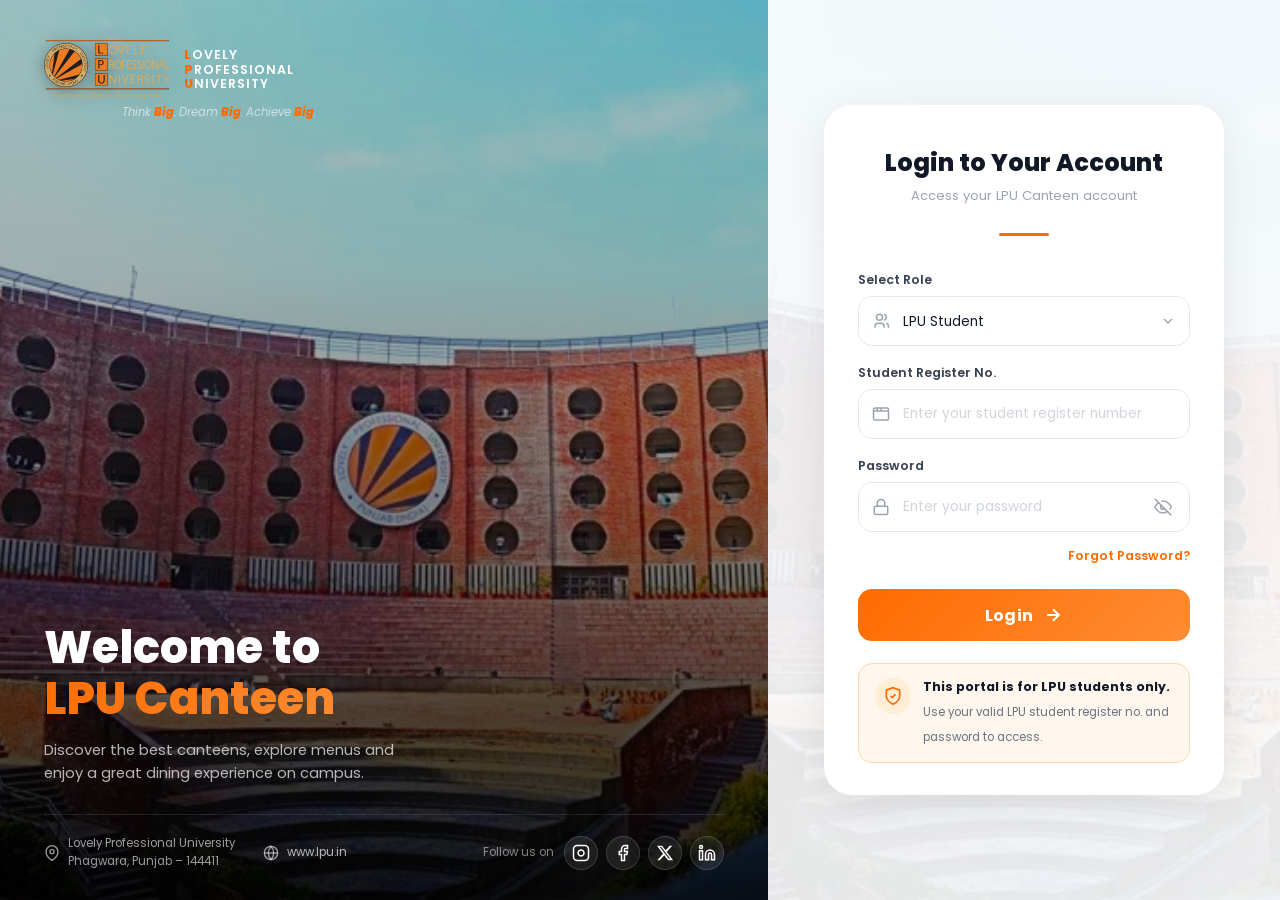
<file: index.html>
<!DOCTYPE html>
<html lang="en">
<head>
    <meta charset="UTF-8">
    <meta name="viewport" content="width=device-width, initial-scale=1.0">
    <meta name="description" content="LPU Canteen - Smart digital ordering for campus dining at Lovely Professional University">
    <title>LPU Canteen - Login</title>
    <link rel="preconnect" href="https://fonts.googleapis.com">
    <link rel="preconnect" href="https://fonts.gstatic.com" crossorigin>
    <link href="https://fonts.googleapis.com/css2?family=Poppins:wght@300;400;500;600;700;800;900&display=swap" rel="stylesheet">
    <link rel="stylesheet" href="style.css">
</head>
<body>
    <div class="login-page" id="login-page">

        <!-- ========== LEFT PANEL ========== -->
        <div class="left-panel" id="left-panel">
            <div class="bg-overlay"></div>
            <div class="bg-gradient"></div>

            <div class="left-content">
                <!-- Logo -->
                <div class="lpu-logo fade-in" id="lpu-logo">
                    <img src="lpu-logo.png" alt="LPU Logo" class="logo-img">
                    <div class="logo-text-block">
                        <span class="logo-l"><span class="orange">L</span>OVELY</span>
                        <span class="logo-l"><span class="orange">P</span>ROFESSIONAL</span>
                        <span class="logo-l"><span class="orange">U</span>NIVERSITY</span>
                    </div>
                </div>

                <!-- Tagline -->
                <p class="tagline fade-in delay-1"><em>Think <span class="orange">Big</span>. Dream <span class="orange">Big</span>. Achieve <span class="orange">Big</span>.</em></p>

                <!-- LPU Emblem Center (mobile) -->
                <div class="center-emblem fade-in delay-2">
                    <img src="lpu-logo.png" alt="LPU Emblem" class="emblem-img">
                </div>

                <!-- Hero Text -->
                <div class="hero-text fade-in delay-2">
                    <h1>Welcome to<br><span class="gradient-text">LPU Canteen</span></h1>
                    <p class="hero-sub">Discover the best canteens, explore menus and enjoy a great dining experience on campus.</p>
                </div>



                <!-- Footer -->
                <div class="left-footer fade-in delay-4" id="left-footer">
                    <div class="footer-item">
                        <svg width="16" height="16" viewBox="0 0 24 24" fill="none" stroke="currentColor" stroke-width="2"><path d="M21 10c0 7-9 13-9 13s-9-6-9-13a9 9 0 0 1 18 0z"/><circle cx="12" cy="10" r="3"/></svg>
                        <div>
                            <span>Lovely Professional University</span>
                            <span>Phagwara, Punjab – 144411</span>
                        </div>
                    </div>
                    <div class="footer-item">
                        <svg width="16" height="16" viewBox="0 0 24 24" fill="none" stroke="currentColor" stroke-width="2"><circle cx="12" cy="12" r="10"/><line x1="2" y1="12" x2="22" y2="12"/><path d="M12 2a15.3 15.3 0 0 1 4 10 15.3 15.3 0 0 1-4 10 15.3 15.3 0 0 1-4-10 15.3 15.3 0 0 1 4-10z"/></svg>
                        <a href="https://www.lpu.in" target="_blank">www.lpu.in</a>
                    </div>
                    <div class="footer-social">
                        <span>Follow us on</span>
                        <div class="social-icons">
                            <a href="https://www.instagram.com/lpuuniversity/" target="_blank" aria-label="Instagram" class="social-btn"><svg width="18" height="18" viewBox="0 0 24 24" fill="none" stroke="currentColor" stroke-width="2"><rect x="2" y="2" width="20" height="20" rx="5" ry="5"/><path d="M16 11.37A4 4 0 1 1 12.63 8 4 4 0 0 1 16 11.37z"/><line x1="17.5" y1="6.5" x2="17.51" y2="6.5"/></svg></a>
                            <a href="https://www.facebook.com/LPUUniversity/" target="_blank" aria-label="Facebook" class="social-btn"><svg width="18" height="18" viewBox="0 0 24 24" fill="none" stroke="currentColor" stroke-width="2"><path d="M18 2h-3a5 5 0 0 0-5 5v3H7v4h3v8h4v-8h3l1-4h-4V7a1 1 0 0 1 1-1h3z"/></svg></a>
                            <a href="https://x.com/lpuuniversity" target="_blank" aria-label="X" class="social-btn"><svg width="18" height="18" viewBox="0 0 24 24" fill="currentColor"><path d="M18.244 2.25h3.308l-7.227 8.26 8.502 11.24H16.17l-5.214-6.817L4.99 21.75H1.68l7.73-8.835L1.254 2.25H8.08l4.713 6.231zm-1.161 17.52h1.833L7.084 4.126H5.117z"/></svg></a>
                            <a href="https://www.linkedin.com/school/h.l.-agrawal-b.ed.-college-betul/?originalSubdomain=in" target="_blank" aria-label="LinkedIn" class="social-btn"><svg width="18" height="18" viewBox="0 0 24 24" fill="none" stroke="currentColor" stroke-width="2"><path d="M16 8a6 6 0 0 1 6 6v7h-4v-7a2 2 0 0 0-2-2 2 2 0 0 0-2 2v7h-4v-7a6 6 0 0 1 6-6z"/><rect x="2" y="9" width="4" height="12"/><circle cx="4" cy="4" r="2"/></svg></a>
                        </div>
                    </div>
                </div>
            </div>
        </div>

        <!-- ========== RIGHT PANEL ========== -->
        <div class="right-panel" id="right-panel">
            <!-- Mobile user icon -->
            <div class="mobile-user-icon fade-in">
                <svg width="32" height="32" viewBox="0 0 24 24" fill="none" stroke="#ff6b00" stroke-width="1.5"><path d="M16 21v-2a4 4 0 0 0-4-4H8a4 4 0 0 0-4 4v2"/><circle cx="10" cy="7" r="4"/><path d="M22 21v-2a4 4 0 0 0-3-3.87"/><path d="M16 3.13a4 4 0 0 1 0 7.75"/></svg>
            </div>

            <div class="login-card fade-in delay-1" id="login-card">
                <h2 id="card-heading">Login to Your Account</h2>
                <p class="card-sub">Access your LPU Canteen account</p>
                <div class="heading-underline"><span></span></div>

                <form id="login-form" onsubmit="return handleLogin(event)">
                    <!-- Role -->
                    <div class="form-group" id="role-group">
                        <label for="role">Select Role</label>
                        <div class="input-wrap select-wrap">
                            <span class="field-icon">
                                <svg width="18" height="18" viewBox="0 0 24 24" fill="none" stroke="currentColor" stroke-width="2"><path d="M16 21v-2a4 4 0 0 0-4-4H8a4 4 0 0 0-4 4v2"/><circle cx="10" cy="7" r="4"/><path d="M22 21v-2a4 4 0 0 0-3-3.87"/><path d="M16 3.13a4 4 0 0 1 0 7.75"/></svg>
                            </span>
                            <select id="role">
                                <option value="student" selected>LPU Student</option>
                                <option value="faculty">Faculty</option>
                                <option value="staff">Staff</option>
                            </select>
                            <span class="select-arrow">
                                <svg width="16" height="16" viewBox="0 0 24 24" fill="none" stroke="currentColor" stroke-width="2"><polyline points="6 9 12 15 18 9"/></svg>
                            </span>
                        </div>
                    </div>

                    <!-- Register Number -->
                    <div class="form-group" id="reg-group">
                        <label for="reg-number">Student Register No.</label>
                        <div class="input-wrap">
                            <span class="field-icon">
                                <svg width="18" height="18" viewBox="0 0 24 24" fill="none" stroke="currentColor" stroke-width="2"><rect x="2" y="4" width="20" height="16" rx="2"/><path d="M2 8h20"/><path d="M7 4v4"/><path d="M12 4v4"/></svg>
                            </span>
                            <input type="text" id="reg-number" placeholder="Enter your student register number" autocomplete="username">
                        </div>
                        <span class="error-msg" id="reg-error"></span>
                    </div>

                    <!-- Password -->
                    <div class="form-group" id="pass-group">
                        <label for="password">Password</label>
                        <div class="input-wrap">
                            <span class="field-icon">
                                <svg width="18" height="18" viewBox="0 0 24 24" fill="none" stroke="currentColor" stroke-width="2"><rect x="3" y="11" width="18" height="11" rx="2" ry="2"/><path d="M7 11V7a5 5 0 0 1 10 0v4"/></svg>
                            </span>
                            <input type="password" id="password" placeholder="Enter your password" autocomplete="current-password">
                            <button type="button" class="toggle-pw" id="toggle-pw" aria-label="Toggle password">
                                <svg class="eye-off" width="18" height="18" viewBox="0 0 24 24" fill="none" stroke="currentColor" stroke-width="2"><path d="M17.94 17.94A10.07 10.07 0 0 1 12 20c-7 0-11-8-11-8a18.45 18.45 0 0 1 5.06-5.94"/><path d="M9.9 4.24A9.12 9.12 0 0 1 12 4c7 0 11 8 11 8a18.5 18.5 0 0 1-2.16 3.19m-6.72-1.07a3 3 0 1 1-4.24-4.24"/><line x1="1" y1="1" x2="23" y2="23"/></svg>
                                <svg class="eye-on" width="18" height="18" viewBox="0 0 24 24" fill="none" stroke="currentColor" stroke-width="2" style="display:none"><path d="M1 12s4-8 11-8 11 8 11 8-4 8-11 8-11-8-11-8z"/><circle cx="12" cy="12" r="3"/></svg>
                            </button>
                        </div>
                        <span class="error-msg" id="pass-error"></span>
                    </div>


                    <div class="forgot-row">
                        <a href="#" id="forgot-pw" class="forgot-link">Forgot Password?</a>
                    </div>

                    <!-- Login Button -->
                    <button type="submit" class="login-btn" id="login-btn">
                        <span>Login</span>
                        <svg width="20" height="20" viewBox="0 0 24 24" fill="none" stroke="currentColor" stroke-width="2.5"><line x1="5" y1="12" x2="19" y2="12"/><polyline points="12 5 19 12 12 19"/></svg>
                    </button>
                </form>

                <!-- Security Notice -->
                <div class="security-notice" id="security-notice">
                    <div class="notice-icon">
                        <svg width="20" height="20" viewBox="0 0 24 24" fill="none" stroke="#ff6b00" stroke-width="2"><path d="M12 22s8-4 8-10V5l-8-3-8 3v7c0 6 8 10 8 10z"/><polyline points="9 12 11 14 15 10" stroke="#ff6b00"/></svg>
                    </div>
                    <div>
                        <strong>This portal is for LPU students only.</strong>
                        <span>Use your valid LPU student register no. and password to access.</span>
                    </div>
                </div>
            </div>
        </div>
    </div>

    <script src="script.js"></script>
</body>
</html>
</file>
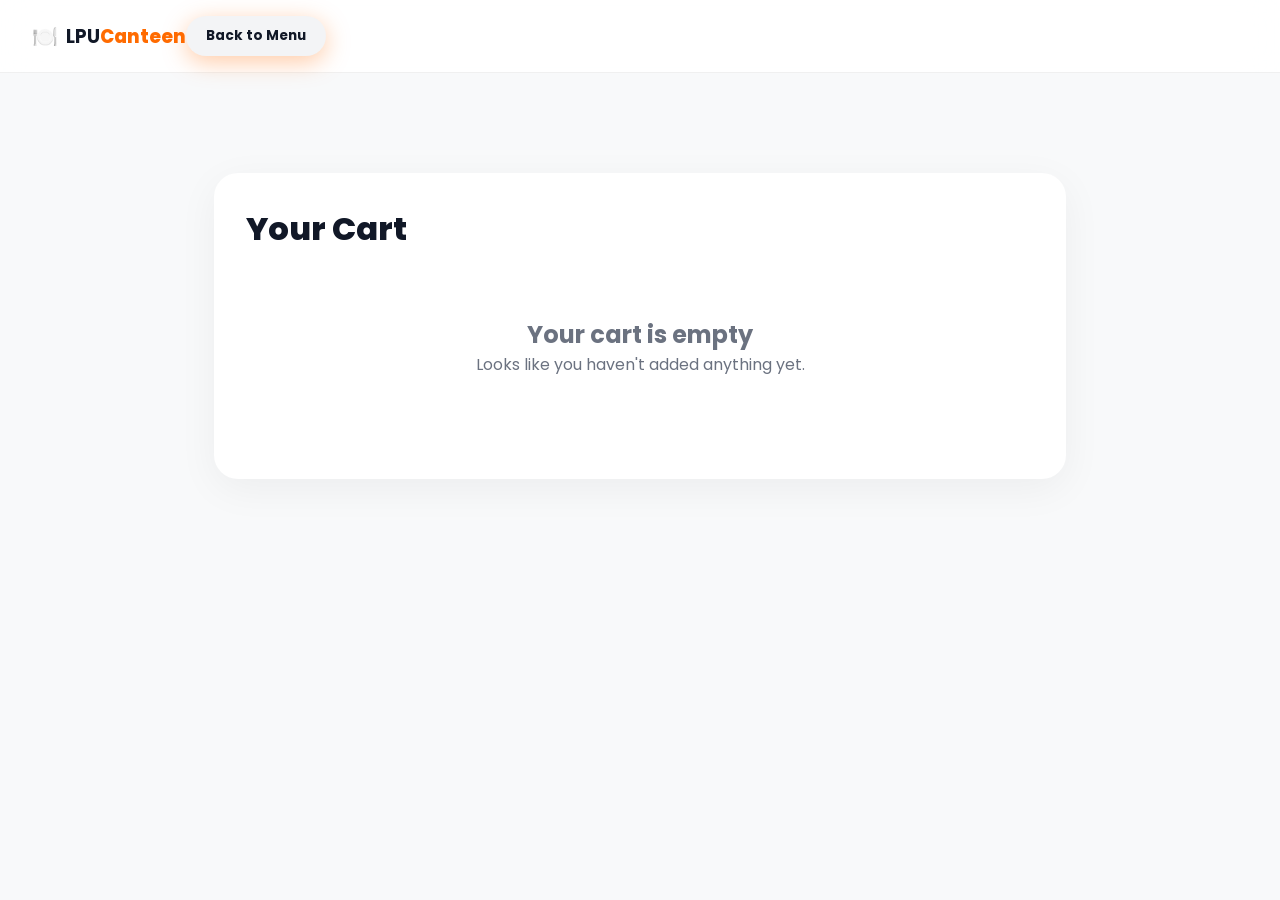
<file: cart.html>
<!DOCTYPE html>
<html lang="en">
<head>
    <meta charset="UTF-8">
    <meta name="viewport" content="width=device-width, initial-scale=1.0">
    <title>Your Cart - LPU Canteen</title>
    <link href="https://fonts.googleapis.com/css2?family=Poppins:wght@300;400;500;600;700;800&display=swap" rel="stylesheet">
    <link rel="stylesheet" href="style.css">
    <link rel="stylesheet" href="dashboard.css">
    <style>
        body { background: #f8f9fa; }
        .cart-container { max-width: 900px; margin: 100px auto 50px; padding: 0 24px; }
        .cart-card { background: #fff; padding: 32px; border-radius: 24px; box-shadow: 0 10px 40px rgba(0,0,0,0.05); }
        .cart-title { font-size: 2rem; font-weight: 800; margin-bottom: 24px; color: var(--gray-900); }
        
        .cart-items { margin-bottom: 30px; }
        .cart-item { display: flex; align-items: center; justify-content: space-between; padding: 20px 0; border-bottom: 1px solid var(--gray-100); transition: all 0.3s; }
        .cart-item:last-child { border-bottom: none; }
        
        .item-info { display: flex; align-items: center; gap: 20px; flex: 1; }
        .item-img { width: 80px; height: 80px; border-radius: 16px; object-fit: cover; }
        .item-details h4 { font-size: 1.2rem; font-weight: 700; color: var(--gray-900); margin-bottom: 4px; }
        .desktop-price { font-size: 1rem; color: var(--orange); font-weight: 600; }
        .mobile-price { display: none; }
        
        .item-controls { display: flex; align-items: center; gap: 15px; }
        .qty-btn { width: 32px; height: 32px; border-radius: 8px; border: none; background: var(--gray-100); font-weight: 700; cursor: pointer; transition: all 0.2s; }
        .qty-btn:hover { background: var(--gray-200); }
        .qty-display { font-weight: 700; width: 20px; text-align: center; }
        .remove-btn { color: #ef4444; background: none; border: none; cursor: pointer; font-size: 1.2rem; margin-left: 20px; transition: all 0.2s; }
        .remove-btn:hover { transform: scale(1.1); }
        
        .cart-summary { background: var(--gray-50); padding: 24px; border-radius: 16px; margin-top: 20px; }
        .summary-row { display: flex; justify-content: space-between; margin-bottom: 12px; color: var(--gray-600); font-size: 1.05rem; }
        .summary-row.total { border-top: 2px dashed var(--gray-200); padding-top: 16px; margin-top: 16px; font-size: 1.4rem; font-weight: 800; color: var(--gray-900); }
        
        .checkout-btn { width: 100%; padding: 18px; background: linear-gradient(135deg, var(--orange), #ff4500); color: white; border: none; border-radius: 16px; font-size: 1.2rem; font-weight: 800; cursor: pointer; transition: transform 0.3s, box-shadow 0.3s; margin-top: 24px; }
        .checkout-btn:hover { transform: translateY(-2px); box-shadow: 0 10px 25px rgba(255, 107, 0, 0.3); }
        .empty-cart { text-align: center; padding: 40px; color: var(--gray-500); }

        /* ===== RESPONSIVE ===== */
        @media (max-width: 1199px) {
            .cart-container { margin: 80px auto 40px; padding: 0 20px; }
            .cart-card { padding: 28px; }
        }
        @media (max-width: 768px) {
            .cart-container { margin: 80px auto 30px; padding: 0 16px; }
            .cart-card { padding: 20px; border-radius: 18px; }
            .cart-title { font-size: 1.6rem; margin-bottom: 18px; }
            .cart-item { flex-direction: column; align-items: center; text-align: center; gap: 16px; padding: 20px 0; }
            .item-info { flex-direction: column; align-items: center; gap: 12px; }
            .item-img { width: 100px; height: 100px; border-radius: 12px; }
            .item-details h4 { font-size: 1.1rem; }
            .desktop-price { display: none; }
            .mobile-price { display: block; font-size: 1.05rem; color: var(--orange); font-weight: 700; margin: 4px 0; }
            .item-controls { justify-content: center; width: 100%; gap: 12px; }
            .qty-btn { width: 48px; height: 48px; font-size: 1.1rem; border-radius: 10px; }
            .remove-btn { margin-left: 10px; font-size: 1.4rem; padding: 6px; }
            .checkout-btn { padding: 16px; font-size: 1.1rem; border-radius: 12px; }
        }
        @media (max-width: 480px) {
            .cart-container { margin: 72px auto 20px; padding: 0 10px; }
            .cart-card { padding: 16px 12px; }
            .cart-title { font-size: 1.3rem; }
            .qty-btn { width: 40px; height: 40px; }
        }
        @media (max-width: 360px) {
            .cart-card { padding: 12px 8px; }
            .cart-title { font-size: 1.25rem; }
            .item-img { width: 80px; height: 80px; }
        }
    </style>
</head>
<body class="dashboard-body">
    <header class="navbar fade-in">
        <div class="nav-container">
            <div class="nav-left">
                <a href="dashboard.html" class="nav-logo">
                    <span class="logo-icon">🍽️</span>
                    <span class="logo-text">LPU<span class="orange">Canteen</span></span>
                </a>
            </div>
            <div class="nav-right">
                <a href="javascript:history.back()" class="hero-cta" style="padding: 10px 20px; font-size: 0.85rem; text-decoration: none; background: var(--gray-100); color: var(--gray-900);">Back to Menu</a>
            </div>
        </div>
    </header>

    <div class="cart-container">
        <div class="cart-card">
            <h1 class="cart-title">Your Cart</h1>
            <div id="cart-items" class="cart-items">
                <!-- Items populated by JS -->
            </div>
            <div class="cart-summary" id="cart-summary" style="display: none;">
                <div class="summary-row">
                    <span>Subtotal</span>
                    <span id="subtotal">₹0</span>
                </div>
                <div class="summary-row">
                    <span>Packaging Fee</span>
                    <span>₹10</span>
                </div>
                <div class="summary-row total">
                    <span>Total Amount</span>
                    <span id="total">₹0</span>
                </div>
                <button class="checkout-btn" onclick="window.location.href='checkout.html'">Proceed to Checkout</button>
            </div>
        </div>
    </div>

    <script>
        function renderCart() {
            let storedCart = JSON.parse(localStorage.getItem('cart'));
            cart = Array.isArray(storedCart) ? storedCart : [];
            const container = document.getElementById('cart-items');
            const summary = document.getElementById('cart-summary');
            
            if (cart.length === 0) {
                container.innerHTML = '<div class="empty-cart"><h2>Your cart is empty</h2><p>Looks like you haven\'t added anything yet.</p></div>';
                summary.style.display = 'none';
                return;
            }
            
            let html = '';
            let subtotal = 0;
            
            cart.forEach((item, index) => {
                let itemPrice = parseInt(item.price) || 0;
                subtotal += itemPrice * item.quantity;
                html += `
                    <div class="cart-item">
                        <div class="item-info">
                            <img src="${item.img}" class="item-img">
                            <div class="item-details">
                                <h4>${item.name}</h4>
                                <p class="desktop-price">₹${itemPrice}</p>
                            </div>
                        </div>
                        <div class="item-controls">
                            <button class="qty-btn" onclick="updateQty(${index}, -1)">-</button>
                            <span class="qty-display">${item.quantity}</span>
                            <button class="qty-btn" onclick="updateQty(${index}, 1)">+</button>
                        </div>
                        <div class="mobile-price">₹${itemPrice}</div>
                        <button class="remove-btn" onclick="removeItem(${index})">🗑️</button>
                    </div>
                `;
            });
            
            container.innerHTML = html;
            document.getElementById('subtotal').textContent = `₹${subtotal}`;
            document.getElementById('total').textContent = `₹${subtotal + 10}`;
            summary.style.display = 'block';
        }

        function showToast(message) {
            let toast = document.createElement('div');
            toast.textContent = message;
            toast.style.position = 'fixed';
            toast.style.bottom = '100px';
            toast.style.right = '30px';
            toast.style.background = 'var(--gray-900)';
            toast.style.color = '#fff';
            toast.style.padding = '12px 24px';
            toast.style.borderRadius = '8px';
            toast.style.boxShadow = '0 10px 30px rgba(0,0,0,0.2)';
            toast.style.zIndex = '1000';
            toast.style.opacity = '0';
            toast.style.transform = 'translateY(20px)';
            toast.style.transition = 'all 0.3s ease';
            document.body.appendChild(toast);
            setTimeout(() => { toast.style.opacity = '1'; toast.style.transform = 'translateY(0)'; }, 10);
            setTimeout(() => { toast.style.opacity = '0'; toast.style.transform = 'translateY(20px)'; setTimeout(() => toast.remove(), 300); }, 2000);
        }

        function updateQty(index, change) {
            let storedCart = JSON.parse(localStorage.getItem('cart'));
            let cart = Array.isArray(storedCart) ? storedCart : [];
            if (cart[index]) {
                cart[index].quantity += change;
                if (cart[index].quantity <= 0) {
                    cart.splice(index, 1);
                    showToast("Item Removed");
                } else {
                    showToast("Cart Updated");
                }
                localStorage.setItem('cart', JSON.stringify(cart));
                renderCart();
                window.dispatchEvent(new Event('storage'));
            }
        }

        function removeItem(index) {
            let storedCart = JSON.parse(localStorage.getItem('cart'));
            let cart = Array.isArray(storedCart) ? storedCart : [];
            cart.splice(index, 1);
            localStorage.setItem('cart', JSON.stringify(cart));
            showToast("Item Removed");
            renderCart();
            window.dispatchEvent(new Event('storage'));
        }

        window.addEventListener('storage', (e) => {
            if (!e.key || e.key === 'cart') {
                renderCart();
            }
        });

        document.addEventListener('DOMContentLoaded', renderCart);
    </script>
</body>
</html>
</file>
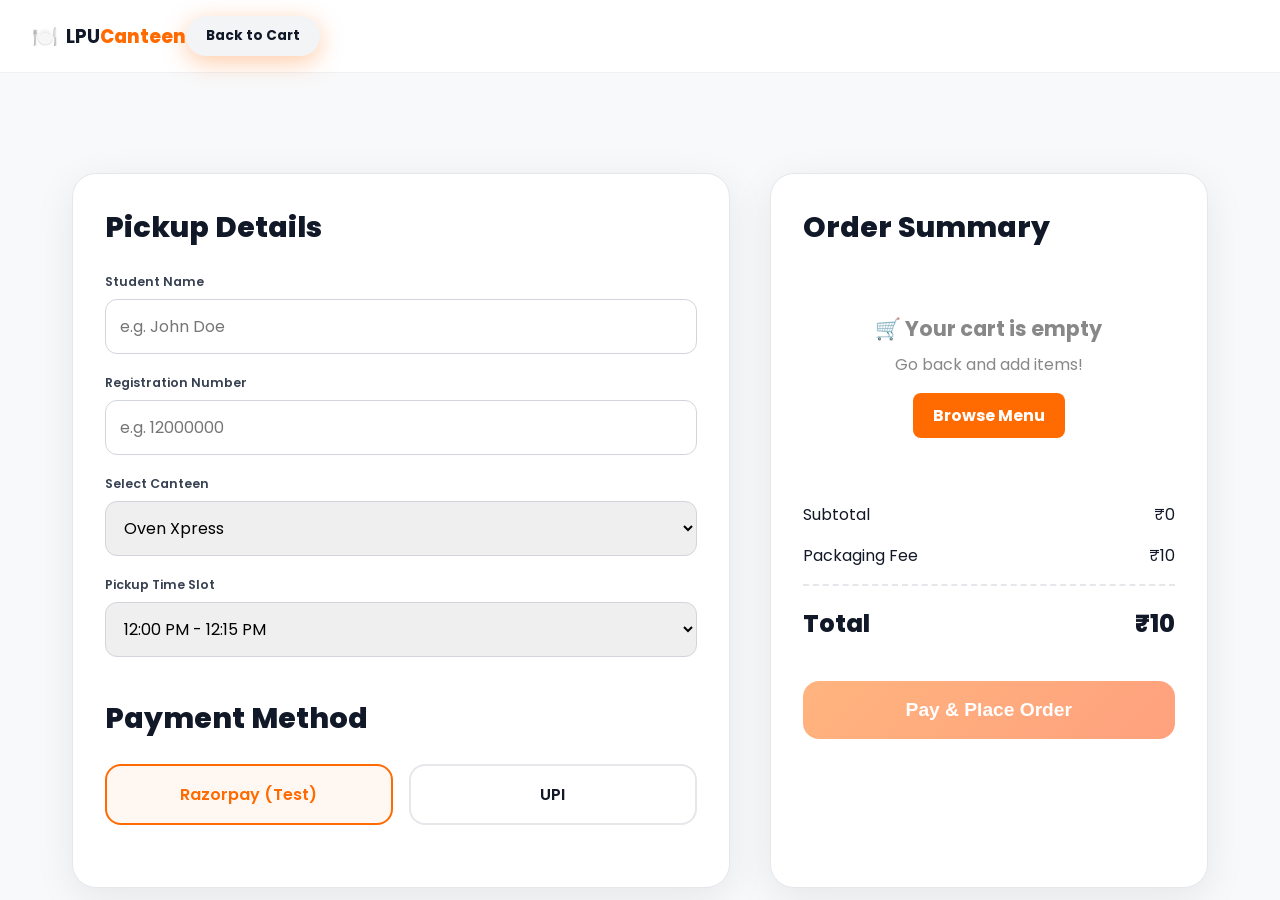
<file: checkout.html>
<!DOCTYPE html>
<html lang="en">
<head>
    <meta charset="UTF-8">
    <meta name="viewport" content="width=device-width, initial-scale=1.0">
    <meta http-equiv="Cache-Control" content="no-cache, no-store, must-revalidate">
    <meta http-equiv="Pragma" content="no-cache">
    <meta http-equiv="Expires" content="0">
    <title>Checkout - LPU Canteen</title>
    <link href="https://fonts.googleapis.com/css2?family=Poppins:wght@300;400;500;600;700;800&display=swap" rel="stylesheet">
    <link rel="stylesheet" href="style.css">
    <link rel="stylesheet" href="dashboard.css">
    <style>
        body { background: #f8f9fa; }
        .checkout-container { max-width: 1200px; margin: 100px auto 50px; padding: 0 32px; display: grid; grid-template-columns: 1.5fr 1fr; gap: 40px; }
        .checkout-card { background: #fff; padding: 32px; border-radius: 24px; box-shadow: 0 10px 40px rgba(0,0,0,0.08); border: 1px solid var(--gray-200); }
        .checkout-title { font-size: 1.8rem; font-weight: 800; margin-bottom: 24px; color: var(--gray-900); }
        
        .form-group { margin-bottom: 20px; }
        .form-group label { display: block; font-weight: 600; margin-bottom: 8px; color: var(--gray-700); }
        .form-group input, .form-group select { width: 100%; padding: 14px; border-radius: 12px; border: 1px solid var(--gray-300); font-family: 'Poppins', sans-serif; font-size: 1rem; transition: all 0.3s; }
        .form-group input:focus, .form-group select:focus { border-color: var(--orange); outline: none; box-shadow: 0 0 0 3px rgba(255, 107, 0, 0.1); }
        
        .payment-methods { display: grid; grid-template-columns: repeat(2, 1fr); gap: 16px; margin-bottom: 30px; }
        .payment-method { padding: 16px; border: 2px solid var(--gray-200); border-radius: 16px; text-align: center; cursor: pointer; transition: all 0.3s; font-weight: 600; color: var(--gray-600); }
        .payment-method.selected { border-color: var(--orange); background: rgba(255, 107, 0, 0.05); color: var(--orange); }
        .payment-method:hover { border-color: var(--orange-light); }
        
        .summary-item { display: flex; align-items: center; justify-content: space-between; padding: 16px 0; border-bottom: 1px solid var(--gray-100); animation: fadeIn 0.3s ease; }
        .item-info { display: flex; align-items: center; gap: 16px; }
        .item-img { width: 60px; height: 60px; border-radius: 12px; object-fit: cover; }
        .item-details h4 { font-size: 1.1rem; color: var(--gray-900); }
        .item-price { font-weight: 700; font-size: 1.1rem; }
        
        .qty-controls { display: flex; align-items: center; gap: 8px; margin-top: 6px; }
        .qty-btn { width: 28px; height: 28px; border-radius: 6px; border: none; background: var(--gray-100); font-weight: bold; cursor: pointer; transition: background 0.2s; }
        .qty-btn:hover { background: var(--gray-200); }
        .qty-display { font-weight: 600; min-width: 20px; text-align: center; }
        .remove-btn { background: none; border: none; color: #ef4444; cursor: pointer; margin-left: 8px; font-size: 1.2rem; transition: transform 0.2s; }
        .remove-btn:hover { transform: scale(1.1); }

        .pricing-row { display: flex; justify-content: space-between; margin-bottom: 16px; color: var(--gray-600); }
        .pricing-row.total { font-size: 1.5rem; font-weight: 800; color: var(--gray-900); border-top: 2px dashed var(--gray-200); padding-top: 20px; margin-top: 10px; }
        
        .place-order-btn { width: 100%; padding: 18px; background: linear-gradient(135deg, var(--orange), #ff4500); color: white; border: none; border-radius: 16px; font-size: 1.2rem; font-weight: 800; cursor: pointer; transition: transform 0.3s, box-shadow 0.3s; margin-top: 24px; position: relative; overflow: hidden; }
        .place-order-btn:hover { transform: translateY(-2px); box-shadow: 0 10px 25px rgba(255, 107, 0, 0.3); }
        .place-order-btn.loading { color: transparent; pointer-events: none; }
        .place-order-btn.loading::after { content: ''; position: absolute; left: 50%; top: 50%; width: 24px; height: 24px; margin-left: -12px; margin-top: -12px; border: 3px solid rgba(255,255,255,0.3); border-top-color: #fff; border-radius: 50%; animation: spin 1s linear infinite; }
        
        @keyframes fadeIn { from { opacity: 0; transform: translateY(-10px); } to { opacity: 1; transform: translateY(0); } }
        @keyframes spin { 100% { transform: rotate(360deg); } }

        /* ===== RESPONSIVE ===== */
        @media (max-width: 1199px) {
            .checkout-container { gap: 24px; padding: 0 20px; margin: 80px auto 40px; grid-template-columns: 1.1fr 1fr; }
            .checkout-card { padding: 24px; border-radius: 18px; }
            .checkout-title { font-size: 1.5rem; }
        }
        @media (max-width: 991px) {
            .checkout-container { grid-template-columns: 1fr; margin: 80px auto 30px; padding: 0 20px; gap: 20px; }
            .payment-methods { grid-template-columns: 1fr; gap: 12px; }
        }
        @media (max-width: 768px) {
            .checkout-container { margin: 80px auto 30px; padding: 0 16px; }
            .checkout-card { padding: 20px; border-radius: 16px; }
            .checkout-title { font-size: 1.35rem; }
            .payment-method { padding: 16px; font-size: 0.95rem; }
            .place-order-btn { padding: 16px; font-size: 1.1rem; border-radius: 12px; }
            .qty-btn { width: 44px; height: 44px; font-size: 1.1rem; border-radius: 8px; }
        }
        @media (max-width: 480px) {
            .checkout-container { margin: 72px auto 20px; padding: 0 10px; }
            .checkout-card { padding: 16px; border-radius: 12px; }
            .form-group input, .form-group select { padding: 10px 12px; font-size: 0.95rem; }
            .payment-method { padding: 12px; font-size: 0.9rem; }
        }
        @media (max-width: 360px) {
            .checkout-container { padding: 0 6px; }
            .checkout-card { padding: 12px; }
            .checkout-title { font-size: 1.2rem; }
        }
    </style>
</head>
<body class="dashboard-body">
    <header class="navbar fade-in">
        <div class="nav-container">
            <div class="nav-left">
                <a href="dashboard.html" class="nav-logo">
                    <span class="logo-icon">🍽️</span>
                    <span class="logo-text">LPU<span class="orange">Canteen</span></span>
                </a>
            </div>
            <div class="nav-right">
                <a href="cart.html" class="hero-cta" style="padding: 10px 20px; font-size: 0.85rem; text-decoration: none; background: var(--gray-100); color: var(--gray-900);">Back to Cart</a>
            </div>
        </div>
    </header>

    <div class="checkout-container">
        <div class="checkout-form checkout-card">
            <h2 class="checkout-title">Pickup Details</h2>
            <div class="form-group">
                <label>Student Name</label>
                <input type="text" id="s_name" placeholder="e.g. John Doe" required>
            </div>
            <div class="form-group">
                <label>Registration Number</label>
                <input type="text" id="s_reg" placeholder="e.g. 12000000" required>
            </div>
            <div class="form-group">
                <label>Select Canteen</label>
                <select id="s_canteen">
                    <option>Oven Xpress</option>
                    <option>Coffee Day</option>
                    <option>The fresh juice</option>
                    <option>Kitchenettee</option>
                    <option>Tea Point</option>
                </select>
            </div>
            <div class="form-group">
                <label>Pickup Time Slot</label>
                <select id="s_time">
                    <option>12:00 PM - 12:15 PM</option>
                    <option>12:15 PM - 12:30 PM</option>
                    <option>12:30 PM - 12:45 PM</option>
                    <option>1:00 PM - 1:15 PM</option>
                </select>
            </div>

            <h2 class="checkout-title" style="margin-top: 40px;">Payment Method</h2>
            <div class="payment-methods">
                <div class="payment-method selected" onclick="selectPayment(this, 'Razorpay')">Razorpay (Test)</div>
                <div class="payment-method" onclick="selectPayment(this, 'UPI')">UPI</div>
            </div>
        </div>

        <div class="checkout-summary checkout-card">
            <h2 class="checkout-title">Order Summary</h2>
            <div id="cart-items-container" style="margin-bottom: 24px;"></div>
            <div class="pricing-row">
                <span>Subtotal</span>
                <span id="summary-subtotal">₹0</span>
            </div>
            <div class="pricing-row">
                <span>Packaging Fee</span>
                <span>₹10</span>
            </div>
            <div class="pricing-row total">
                <span>Total</span>
                <span id="summary-total">₹0</span>
            </div>
            <button id="payBtn" class="place-order-btn" onclick="handleCheckout()">Pay & Place Order</button>
        </div>
    </div>

    <!-- Razorpay SDK -->
    <script src="https://checkout.razorpay.com/v1/checkout.js"></script>
    <script>
        // =============================================
        // READ CART IMMEDIATELY — before DOMContentLoaded
        // =============================================
        var finalTotal = 0;
        var selectedMethod = 'Razorpay';
        var cart = [];

        (function loadCart() {
            try {
                var raw = localStorage.getItem('cart');
                console.log('[Checkout] Raw cart from localStorage:', raw);
                var parsed = JSON.parse(raw);
                cart = Array.isArray(parsed) ? parsed : [];
                console.log('[Checkout] Parsed cart:', cart.length, 'items');
            } catch(e) {
                console.error('[Checkout] Cart parse error:', e);
                cart = [];
            }
        })();

        // =============================================
        // TOAST
        // =============================================
        function showToast(msg) {
            var t = document.createElement('div');
            t.textContent = msg;
            Object.assign(t.style, {
                position:'fixed', bottom:'100px', right:'30px',
                background:'#1a1a2e', color:'#fff', padding:'12px 24px',
                borderRadius:'8px', boxShadow:'0 10px 30px rgba(0,0,0,0.2)',
                zIndex:'9999', opacity:'0', transform:'translateY(20px)',
                transition:'all 0.3s ease', fontFamily:'Poppins,sans-serif',
                fontWeight:'600', fontSize:'0.95rem'
            });
            document.body.appendChild(t);
            setTimeout(function(){ t.style.opacity='1'; t.style.transform='translateY(0)'; }, 10);
            setTimeout(function(){ t.style.opacity='0'; t.style.transform='translateY(20px)'; setTimeout(function(){ t.remove(); },300); }, 2500);
        }

        // =============================================
        // PAYMENT METHOD SELECTOR
        // =============================================
        function selectPayment(el, method) {
            document.querySelectorAll('.payment-method').forEach(function(p){ p.classList.remove('selected'); });
            el.classList.add('selected');
            selectedMethod = method;
            console.log('[Checkout] Selected method:', method);
        }

        // =============================================
        // RENDER CART
        // =============================================
        function renderCheckoutCart() {
            // Always re-read from localStorage to get latest
            try {
                var raw = localStorage.getItem('cart');
                var parsed = JSON.parse(raw);
                cart = Array.isArray(parsed) ? parsed : [];
            } catch(e) {
                cart = [];
            }

            var container = document.getElementById('cart-items-container');
            var subtotalEl = document.getElementById('summary-subtotal');
            var totalEl = document.getElementById('summary-total');
            var payBtn = document.getElementById('payBtn');

            if (!container) return;

            if (cart.length === 0) {
                container.innerHTML = '<div style="text-align:center;padding:40px;color:#888"><h2 style="font-size:1.3rem">🛒 Your cart is empty</h2><p style="margin-top:8px">Go back and add items!</p><a href="oven-xpress.html" style="display:inline-block;margin-top:16px;padding:10px 20px;background:#ff6b00;color:#fff;text-decoration:none;border-radius:8px;font-weight:700">Browse Menu</a></div>';
                if (subtotalEl) subtotalEl.textContent = '₹0';
                if (totalEl) totalEl.textContent = '₹10';
                if (payBtn) { payBtn.disabled = true; payBtn.style.opacity = '0.5'; payBtn.style.cursor = 'not-allowed'; }
                return;
            }

            if (payBtn) { payBtn.disabled = false; payBtn.style.opacity = '1'; payBtn.style.cursor = 'pointer'; }

            var subtotal = 0;
            var html = '';
            cart.forEach(function(item, index) {
                var price = parseInt(item.price, 10);
                if (isNaN(price)) price = 0;
                var qty = parseInt(item.quantity, 10) || 1;
                subtotal += price * qty;
                html += '<div class="summary-item">'
                    + '<div class="item-info">'
                    + '<img src="' + (item.img || '') + '" class="item-img" onerror="this.src=\'https://via.placeholder.com/60x60?text=Food\'">'
                    + '<div class="item-details">'
                    + '<h4>' + item.name + '</h4>'
                    + '<div style="color:#ff6b00;font-weight:600;font-size:0.9rem">₹' + price + ' each</div>'
                    + '<div class="qty-controls">'
                    + '<button class="qty-btn" onclick="updateChkQty(' + index + ',-1)">-</button>'
                    + '<span class="qty-display">' + qty + '</span>'
                    + '<button class="qty-btn" onclick="updateChkQty(' + index + ',1)">+</button>'
                    + '<button class="remove-btn" onclick="removeChkItem(' + index + ')">🗑️</button>'
                    + '</div></div></div>'
                    + '<div class="item-price">₹' + (price * qty) + '</div>'
                    + '</div>';
            });

            container.innerHTML = html;
            finalTotal = subtotal + 10;
            if (subtotalEl) subtotalEl.textContent = '₹' + subtotal;
            if (totalEl) totalEl.textContent = '₹' + finalTotal;
            console.log('[Checkout] Subtotal:', subtotal, '| Total:', finalTotal);
        }

        // =============================================
        // QTY / REMOVE
        // =============================================
        function updateChkQty(index, change) {
            cart[index].quantity = (parseInt(cart[index].quantity) || 1) + change;
            if (cart[index].quantity <= 0) {
                cart.splice(index, 1);
                showToast('Item Removed');
            } else {
                showToast('Quantity Updated');
            }
            localStorage.setItem('cart', JSON.stringify(cart));
            renderCheckoutCart();
        }

        function removeChkItem(index) {
            cart.splice(index, 1);
            localStorage.setItem('cart', JSON.stringify(cart));
            showToast('Item Removed');
            renderCheckoutCart();
        }

        // =============================================
        // DOM READY — render & auto-fill
        // =============================================
        document.addEventListener('DOMContentLoaded', function() {
            renderCheckoutCart();

            var storedReg = localStorage.getItem('studentRegNo');
            if (storedReg) {
                var regInput = document.getElementById('s_reg');
                if (regInput) {
                    regInput.value = storedReg;
                    regInput.readOnly = true;
                    regInput.style.background = '#f5f5f5';
                    regInput.style.cursor = 'not-allowed';
                }
            }
        });

        // Re-render if storage changes in another tab
        window.addEventListener('storage', function(e) {
            if (!e.key || e.key === 'cart') renderCheckoutCart();
        });

        // =============================================
        // CHECKOUT HANDLER
        // =============================================
        function handleCheckout() {
            var name = document.getElementById('s_name').value.trim();
            var reg = document.getElementById('s_reg').value.trim();
            var canteen = document.getElementById('s_canteen').value;
            var time = document.getElementById('s_time').value;

            if (!name || !reg) {
                showToast('Please fill your name and registration number!');
                return;
            }
            if (cart.length === 0) {
                showToast('Your cart is empty!');
                return;
            }

            var payBtn = document.getElementById('payBtn');
            payBtn.classList.add('loading');

            if (selectedMethod === 'Razorpay') {
                openRazorpay(name, reg, canteen, time, payBtn);
            } else {
                showToast('Processing UPI Payment...');
                setTimeout(function() { processOrderSuccess(reg, canteen, time); }, 1500);
            }
        }

        // =============================================
        // RAZORPAY
        // =============================================
        function openRazorpay(name, reg, canteen, time, btnEl) {
            var options = {
                key: 'rzp_test_T7OTyW6gadCfnH',
                amount: Math.round(finalTotal * 100),
                currency: 'INR',
                name: 'LPU Canteen',
                description: 'Campus Pickup Order',
                handler: function(response) {
                    showToast('Payment Successful! ✅');
                    setTimeout(function() { processOrderSuccess(reg, canteen, time); }, 1000);
                },
                theme: { color: '#ff6b00' },
                modal: {
                    ondismiss: function() { btnEl.classList.remove('loading'); }
                }
            };
            try {
                var rzp = new Razorpay(options);
                rzp.on('payment.failed', function() {
                    showToast('Mock Payment Successful! ✅');
                    setTimeout(function() { processOrderSuccess(reg, canteen, time); }, 1000);
                });
                rzp.open();
            } catch(err) {
                showToast('Mock Payment Successful! ✅');
                setTimeout(function() { processOrderSuccess(reg, canteen, time); }, 1000);
            }
        }

        // =============================================
        // ORDER SUCCESS
        // =============================================
        async function processOrderSuccess(reg, canteen, timeSlot) {
            try {
                const studentData = JSON.parse(localStorage.getItem("studentData"));

                const orderData = {
                    studentName: studentData?.name || "Student",
                    registrationNumber: reg,
                    canteen: canteen,
                    items: cart,
                    totalAmount: finalTotal,
                    pickupSlot: timeSlot,
                    orderType: "Takeaway"
                };

                const response = await fetch("https://backend1-i1jb.onrender.com/api/orders/create", {
                    method: "POST",
                    headers: { "Content-Type": "application/json" },
                    body: JSON.stringify(orderData),
                });

                const data = await response.json();

                if (response.ok) {
                    localStorage.setItem("latestOrder", JSON.stringify(data.order));
                    localStorage.setItem("latestToken", data.tokenNumber);
                    localStorage.setItem("cart", JSON.stringify([]));
                    showToast("Order Placed Successfully! ✅");
                    setTimeout(function() {
                        window.location.href = "orders.html?token=" + data.tokenNumber;
                    }, 1500);
                } else {
                    showToast(data.message || "Order Failed");
                }

            } catch (error) {
                // Backend unavailable — use frontend demo mode
                console.warn('[Order] Backend unavailable, using demo mode:', error.message);

                var rushes = ['🟢 Low Rush', '🟡 Moderate Rush', '🔴 Heavy Rush'];
                var token = 'TKN-' + Math.floor(Math.random() * 900 + 100);
                var orderId = 'ORD' + Math.floor(Math.random() * 90000 + 10000);
                var qrData = 'Order:' + orderId + '|Token:' + token + '|Reg:' + reg + '|Total:₹' + finalTotal;

                var orders = [];
                try { orders = JSON.parse(localStorage.getItem('canteenOrders')) || []; } catch(e) {}

                orders.unshift({
                    id: orderId,
                    token: token,
                    regNo: reg,
                    canteen: canteen,
                    timeSlot: timeSlot,
                    items: cart,
                    total: finalTotal,
                    status: 'Payment Successful',
                    date: new Date().toLocaleString(),
                    rush: rushes[Math.floor(Math.random() * rushes.length)],
                    eta: Math.floor(Math.random() * 15 + 10) + ' mins',
                    qrData: qrData
                });

                localStorage.setItem('canteenOrders', JSON.stringify(orders));
                localStorage.setItem('cart', JSON.stringify([]));
                showToast('Order Placed! ✅');
                setTimeout(function() {
                    window.location.href = 'orders.html?new_token=' + token;
                }, 1500);
            }
        }
    </script>
</body>
</html>
</file>
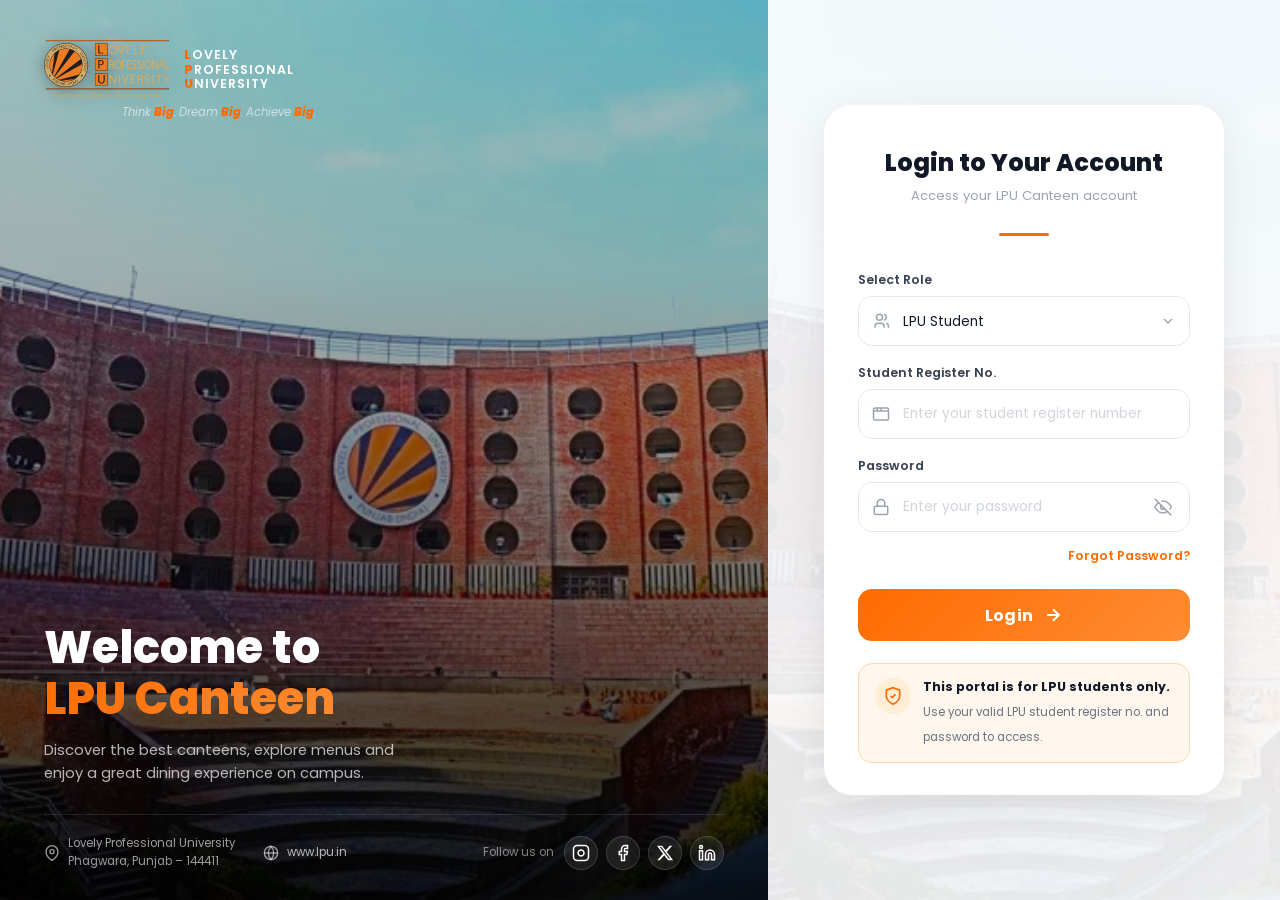
<file: dashboard.html>
<!DOCTYPE html>
<html lang="en">
<head>
    <meta charset="UTF-8">
    <meta name="viewport" content="width=device-width, initial-scale=1.0">
    <meta name="description" content="LPU Canteen Dashboard - Manage your campus dining experience">
    <title>LPU Canteen - Dashboard</title>
    <link rel="preconnect" href="https://fonts.googleapis.com">
    <link rel="preconnect" href="https://fonts.gstatic.com" crossorigin>
    <link href="https://fonts.googleapis.com/css2?family=Poppins:wght@300;400;500;600;700;800;900&display=swap" rel="stylesheet">
    <link rel="stylesheet" href="dashboard.css">
</head>
<body>

    <!-- ========== NAVBAR ========== -->
    <header class="navbar" id="navbar">
        <div class="navbar-inner">

            <!-- LEFT: Logo + Branding -->
            <div class="nav-left">
                <img src="lpu-logo.png" alt="LPU Logo" class="nav-logo-img">
                <div class="nav-brand">
                    <span class="nav-brand-line"><span class="orange">L</span>OVELY</span>
                    <span class="nav-brand-line"><span class="orange">P</span>ROFESSIONAL</span>
                    <span class="nav-brand-line"><span class="orange">U</span>NIVERSITY</span>
                </div>
            </div>

            <!-- CENTER: Navigation Links -->
            <nav class="nav-center" id="nav-center">
                <a href="#" class="nav-link active" data-section="home">Home</a>
                <a href="#" class="nav-link" data-section="explore">Explore</a>
                <a href="#" class="nav-link" data-section="top-picks">Top Picks</a>
                <a href="#" class="nav-link" data-section="offers">Offers</a>
                <a href="#" class="nav-link" data-section="orders">My Orders</a>
            </nav>

            <!-- RIGHT: Search -->
            <div class="nav-right">
                <div class="nav-search">
                    <svg width="16" height="16" viewBox="0 0 24 24" fill="none" stroke="currentColor" stroke-width="2"><circle cx="11" cy="11" r="8"/><line x1="21" y1="21" x2="16.65" y2="16.65"/></svg>
                    <input type="text" id="nav-search-input" placeholder="Search canteens, cuisines, dishes...">
                </div>
            </div>

            <!-- HAMBURGER (mobile) -->
            <button class="nav-hamburger" id="nav-hamburger" aria-label="Open menu">
                <span></span><span></span><span></span>
            </button>
        </div>
    </header>

    <!-- Mobile Overlay -->
    <div class="mobile-overlay" id="mobile-overlay"></div>

    <!-- ========== MAIN CONTENT ========== -->
    <main class="main-content" id="main-content">
        <div id="page-home">

        <!-- ========== HERO SECTION ========== -->
        <section class="hero" id="hero">
            <div class="hero-slider-bg" id="hero-bg">
                <div class="hero-slide active" style="background-image: url('media__1778178384959.jpg');"></div>
                <div class="hero-slide" style="background-image: url('media__1778177976392.jpg');"></div>
                <div class="hero-slide" style="background-image: url('media__1778177976434.jpg');"></div>
                <div class="hero-slide" style="background-image: url('media__1778178457756.jpg');"></div>
                <div class="hero-slide" style="background-image: url('media__1778177976519.jpg');"></div>
                <div class="hero-slide" style="background-image: url('media__1778177976559.jpg');"></div>
            </div>
            <div class="hero-overlay"></div>

            <div class="hero-content">
                <div class="hero-left">
                    <p class="hero-tag fade-in">Welcome to</p>
                    <h1 class="hero-title fade-in delay-1"><span class="orange">LPU</span> Canteen</h1>
                    <div class="hero-accent-line fade-in delay-1"></div>
                    <p class="hero-sub fade-in delay-2">Great food. Great vibes. Great connections.</p>
                    <p class="hero-desc fade-in delay-2">Discover the best canteens, explore menus and enjoy a delightful dining experience on campus.</p>
                    <a href="#section-overview" class="hero-cta fade-in delay-3">
                        <span>Explore Canteens</span>
                        <svg width="18" height="18" viewBox="0 0 24 24" fill="none" stroke="currentColor" stroke-width="2.5"><circle cx="12" cy="12" r="10"/><polyline points="12 16 16 12 12 8"/><line x1="8" y1="12" x2="16" y2="12"/></svg>
                    </a>
                </div>
            </div>

            <!-- Floating Stats Bar -->
            <div class="hero-stats fade-in delay-3">
                <div class="hero-stat">
                    <div class="hero-stat-icon hs-orange">
                        <svg width="22" height="22" viewBox="0 0 24 24" fill="none" stroke="currentColor" stroke-width="2"><path d="M3 3h18v18H3z"/><path d="M12 8v8"/><path d="M8 12h8"/></svg>
                    </div>
                    <div class="hero-stat-info">
                        <span class="hero-stat-val">12+</span>
                        <span class="hero-stat-lbl">Canteens</span>
                    </div>
                </div>
                <div class="hero-stat-divider"></div>
                <div class="hero-stat">
                    <div class="hero-stat-icon hs-green">
                        <svg width="22" height="22" viewBox="0 0 24 24" fill="none" stroke="currentColor" stroke-width="2"><path d="M4 19.5A2.5 2.5 0 0 1 6.5 17H20"/><path d="M6.5 2H20v20H6.5A2.5 2.5 0 0 1 4 19.5v-15A2.5 2.5 0 0 1 6.5 2z"/></svg>
                    </div>
                    <div class="hero-stat-info">
                        <span class="hero-stat-val">200+</span>
                        <span class="hero-stat-lbl">Dishes</span>
                    </div>
                </div>
                <div class="hero-stat-divider"></div>
                <div class="hero-stat">
                    <div class="hero-stat-icon hs-blue">
                        <svg width="22" height="22" viewBox="0 0 24 24" fill="none" stroke="currentColor" stroke-width="2"><path d="M17 21v-2a4 4 0 0 0-4-4H5a4 4 0 0 0-4 4v2"/><circle cx="9" cy="7" r="4"/><path d="M23 21v-2a4 4 0 0 0-3-3.87"/><path d="M16 3.13a4 4 0 0 1 0 7.75"/></svg>
                    </div>
                    <div class="hero-stat-info">
                        <span class="hero-stat-val">25K+</span>
                        <span class="hero-stat-lbl">Happy Students</span>
                    </div>
                </div>
                <div class="hero-stat-divider"></div>
                <div class="hero-stat">
                    <div class="hero-stat-icon hs-yellow">
                        <svg width="22" height="22" viewBox="0 0 24 24" fill="#f59e0b" stroke="#f59e0b" stroke-width="1"><polygon points="12 2 15.09 8.26 22 9.27 17 14.14 18.18 21.02 12 17.77 5.82 21.02 7 14.14 2 9.27 8.91 8.26 12 2"/></svg>
                    </div>
                    <div class="hero-stat-info">
                        <span class="hero-stat-val">4.5</span>
                        <span class="hero-stat-lbl">Avg. Rating</span>
                    </div>
                </div>
            </div>

            <!-- Slider Indicators -->
            <div class="hero-slider-indicators fade-in delay-3">
                <div class="slider-dot active" data-slide="0"></div>
                <div class="slider-dot" data-slide="1"></div>
                <div class="slider-dot" data-slide="2"></div>
                <div class="slider-dot" data-slide="3"></div>
                <div class="slider-dot" data-slide="4"></div>
                <div class="slider-dot" data-slide="5"></div>
            </div>
        </section>

        <!-- ========== SEARCH SECTION ========== -->
        <section class="search-section">
            <div class="search-section-inner">
                <div class="quick-cats fade-in delay-1">
                    <a href="#" class="qcat-card">
                        <div class="qcat-icon qci-orange">
                            <svg width="24" height="24" viewBox="0 0 24 24" fill="none" stroke="currentColor" stroke-width="2"><path d="M21 10c0 7-9 13-9 13s-9-6-9-13a9 9 0 0 1 18 0z"/><circle cx="12" cy="10" r="3"/></svg>
                        </div>
                        <div class="qcat-text">
                            <span class="qcat-title">Explore Canteens</span>
                            <span class="qcat-desc">Find canteens near you with live taps.</span>
                        </div>
                        <svg class="qcat-arrow" width="18" height="18" viewBox="0 0 24 24" fill="none" stroke="var(--orange)" stroke-width="2.5"><line x1="5" y1="12" x2="19" y2="12"/><polyline points="12 5 19 12 12 19"/></svg>
                    </a>

                    <a href="#" class="qcat-card">
                        <div class="qcat-icon qci-purple">
                            <svg width="24" height="24" viewBox="0 0 24 24" fill="none" stroke="currentColor" stroke-width="2"><polygon points="12 2 15.09 8.26 22 9.27 17 14.14 18.18 21.02 12 17.77 5.82 21.02 7 14.14 2 9.27 8.91 8.26 12 2"/></svg>
                        </div>
                        <div class="qcat-text">
                            <span class="qcat-title">Top Picks</span>
                            <span class="qcat-desc">Check out top rated dishes and reviews.</span>
                        </div>
                        <svg class="qcat-arrow" width="18" height="18" viewBox="0 0 24 24" fill="none" stroke="var(--orange)" stroke-width="2.5"><line x1="5" y1="12" x2="19" y2="12"/><polyline points="12 5 19 12 12 19"/></svg>
                    </a>
                    <a href="#" class="qcat-card">
                        <div class="qcat-icon qci-yellow">
                            <svg width="24" height="24" viewBox="0 0 24 24" fill="none" stroke="currentColor" stroke-width="2"><path d="M20.59 13.41l-7.17 7.17a2 2 0 0 1-2.83 0L2 12V2h10l8.59 8.59a2 2 0 0 1 0 2.82z"/><line x1="7" y1="7" x2="7.01" y2="7"/></svg>
                        </div>
                        <div class="qcat-text">
                            <span class="qcat-title">Offers & Deals</span>
                            <span class="qcat-desc">Grab the latest discounts and exciting combos.</span>
                        </div>
                        <svg class="qcat-arrow" width="18" height="18" viewBox="0 0 24 24" fill="none" stroke="var(--orange)" stroke-width="2.5"><line x1="5" y1="12" x2="19" y2="12"/><polyline points="12 5 19 12 12 19"/></svg>
                    </a>
                </div>
            </div>
        </section>

        <!-- ========== FEATURE CARDS ========== -->
        <section class="features-section">
            <div class="features-inner">
                <div class="features-grid fade-in">
                    <div class="feat-card feat-orange">
                        <div class="feat-icon-wrap fi-orange">
                            <svg width="28" height="28" viewBox="0 0 24 24" fill="none" stroke="currentColor" stroke-width="2"><path d="M21 10c0 7-9 13-9 13s-9-6-9-13a9 9 0 0 1 18 0z"/><circle cx="12" cy="10" r="3"/></svg>
                        </div>
                        <div class="feat-body">
                            <h3 class="feat-title">Find Canteens</h3>
                            <p class="feat-desc">Locate canteens near you in just a few taps.</p>
                        </div>
                        <div class="feat-arrow">
                            <svg width="20" height="20" viewBox="0 0 24 24" fill="none" stroke="currentColor" stroke-width="2.5"><line x1="5" y1="12" x2="19" y2="12"/><polyline points="12 5 19 12 12 19"/></svg>
                        </div>
                    </div>

                    <div class="feat-card feat-purple">
                        <div class="feat-icon-wrap fi-purple">
                            <svg width="28" height="28" viewBox="0 0 24 24" fill="none" stroke="currentColor" stroke-width="2"><polygon points="12 2 15.09 8.26 22 9.27 17 14.14 18.18 21.02 12 17.77 5.82 21.02 7 14.14 2 9.27 8.91 8.26 12 2"/></svg>
                        </div>
                        <div class="feat-body">
                            <h3 class="feat-title">Top Picks</h3>
                            <p class="feat-desc">Check out top rated dishes and reviews.</p>
                        </div>
                        <div class="feat-arrow">
                            <svg width="20" height="20" viewBox="0 0 24 24" fill="none" stroke="currentColor" stroke-width="2.5"><line x1="5" y1="12" x2="19" y2="12"/><polyline points="12 5 19 12 12 19"/></svg>
                        </div>
                    </div>
                    <div class="feat-card feat-yellow">
                        <div class="feat-icon-wrap fi-yellow">
                            <svg width="28" height="28" viewBox="0 0 24 24" fill="none" stroke="currentColor" stroke-width="2"><path d="M20.59 13.41l-7.17 7.17a2 2 0 0 1-2.83 0L2 12V2h10l8.59 8.59a2 2 0 0 1 0 2.82z"/><line x1="7" y1="7" x2="7.01" y2="7"/></svg>
                        </div>
                        <div class="feat-body">
                            <h3 class="feat-title">Offers & Deals</h3>
                            <p class="feat-desc">Grab the best deals and exciting discounts.</p>
                        </div>
                        <div class="feat-arrow">
                            <svg width="20" height="20" viewBox="0 0 24 24" fill="none" stroke="currentColor" stroke-width="2.5"><line x1="5" y1="12" x2="19" y2="12"/><polyline points="12 5 19 12 12 19"/></svg>
                        </div>
                    </div>
                </div>
            </div>
        </section>

        <!-- ========== FEATURED BANNER & SUPPORT ========== -->
        <section class="banner-section fade-in delay-1">
            <div class="banner-inner">
                <!-- Promo Banner -->
                <div class="promo-banner">
                    <div class="promo-content">
                        <span class="promo-subtitle">Good Food. Good Mood.</span>
                        <h2 class="promo-title">Delicious food,<br>made for you!</h2>
                        <p class="promo-desc">From hearty meals to quick bites, satisfy your cravings with a variety of cuisines.</p>
                        <a href="#" class="promo-btn">
                            Explore Menus
                            <svg width="18" height="18" viewBox="0 0 24 24" fill="none" stroke="currentColor" stroke-width="2"><line x1="5" y1="12" x2="19" y2="12"/><polyline points="12 5 19 12 12 19"/></svg>
                        </a>
                        
                        <!-- Floating doodles (aesthetic) -->
                        <div class="doodle doodle-1">
                            <svg width="40" height="40" viewBox="0 0 100 100" fill="none" stroke="var(--orange)" stroke-width="4" stroke-linecap="round"><path d="M10 50 Q 30 20, 50 50 T 90 50"/></svg>
                        </div>
                        <div class="doodle doodle-2">
                            <svg width="30" height="30" viewBox="0 0 100 100" fill="none" stroke="var(--orange)" stroke-width="4" stroke-linecap="round"><circle cx="50" cy="50" r="40" stroke-dasharray="10 15"/></svg>
                        </div>
                    </div>
                    <div class="promo-image-wrap">
                        <img src="food-banner.png" alt="Delicious Pasta" class="promo-img">
                        <div class="promo-glow"></div>
                    </div>
                </div>

                <!-- Support Bar -->
                <div class="support-bar">
                    <div class="support-left">
                        <div class="support-icon">
                            <svg width="24" height="24" viewBox="0 0 24 24" fill="none" stroke="var(--orange)" stroke-width="2"><path d="M3 18v-6a9 9 0 0 1 18 0v6"/><path d="M21 19a2 2 0 0 1-2 2h-1a2 2 0 0 1-2-2v-3a2 2 0 0 1 2-2h3zM3 19a2 2 0 0 0 2 2h1a2 2 0 0 0 2-2v-3a2 2 0 0 0-2-2H3z"/></svg>
                        </div>
                        <div class="support-text">
                            <h4>We're here to help!</h4>
                            <p>Have questions or feedback? Reach out to us.</p>
                        </div>
                    </div>
                    <a href="mailto:lpu@mail.in" class="support-link">
                        <svg width="20" height="20" viewBox="0 0 24 24" fill="none" stroke="currentColor" stroke-width="2"><path d="M4 4h16c1.1 0 2 .9 2 2v12c0 1.1-.9 2-2 2H4c-1.1 0-2-.9-2-2V6c0-1.1.9-2 2-2z"/><polyline points="22,6 12,13 2,6"/></svg>
                        lpu@mail.in
                    </a>
                </div>
            </div>
        </section>

        <!-- ========== INFO CARDS & CONTACT ========== -->
        <section class="info-section fade-in">
            <div class="info-inner">
                <div class="info-cards">
                    <div class="info-card">
                        <div class="info-icon" style="color:var(--orange);margin-bottom:12px">
                            <svg width="24" height="24" viewBox="0 0 24 24" fill="none" stroke="currentColor" stroke-width="2"><path d="M12 22s8-4 8-10V5l-8-3-8 3v7c0 6 8 10 8 10z"/></svg>
                        </div>
                        <h3>Hygienic & Safe</h3>
                        <p>We maintain high standards of hygiene for your safety.</p>
                    </div>
                    <div class="info-card">
                        <div class="info-icon" style="color:#10b981;margin-bottom:12px">
                            <svg width="24" height="24" viewBox="0 0 24 24" fill="none" stroke="currentColor" stroke-width="2"><rect x="2" y="6" width="20" height="12" rx="2"/><path d="M12 12h.01"/><path d="M17 12h.01"/><path d="M7 12h.01"/></svg>
                        </div>
                        <h3>Affordable Prices</h3>
                        <p>Enjoy delicious food that fits your student budget.</p>
                    </div>
                    <div class="info-card">
                        <div class="info-icon" style="color:#f43f5e;margin-bottom:12px">
                            <svg width="24" height="24" viewBox="0 0 24 24" fill="none" stroke="currentColor" stroke-width="2"><path d="M20.84 4.61a5.5 5.5 0 0 0-7.78 0L12 5.67l-1.06-1.06a5.5 5.5 0 0 0-7.78 7.78l1.06 1.06L12 21.23l7.78-7.78 1.06-1.06a5.5 5.5 0 0 0 0-7.78z"/></svg>
                        </div>
                        <h3>Made with Care</h3>
                        <p>Every meal is prepared with love and quality ingredients.</p>
                    </div>
                </div>

                <!-- Contact Bar -->
                <div class="contact-bar">
                    <div class="contact-left">
                        <svg class="phone-icon" width="20" height="20" viewBox="0 0 24 24" fill="none" stroke="currentColor" stroke-width="2"><path d="M22 16.92v3a2 2 0 0 1-2.18 2 19.79 19.79 0 0 1-8.63-3.07 19.5 19.5 0 0 1-6-6 19.79 19.79 0 0 1-3.07-8.67A2 2 0 0 1 4.11 2h3a2 2 0 0 1 2 1.72 12.84 12.84 0 0 0 .7 2.81 2 2 0 0 1-.45 2.11L8.09 9.91a16 16 0 0 0 6 6l1.27-1.27a2 2 0 0 1 2.11-.45 12.84 12.84 0 0 0 2.81.7A2 2 0 0 1 22 16.92z"/></svg>
                        <span>01824-404404</span>
                    </div>
                    <div class="contact-dropdown">
                        <div class="contact-btn" id="contact-us-btn" style="cursor: pointer;">
                            Contact Us
                            <svg width="18" height="18" viewBox="0 0 24 24" fill="none" stroke="currentColor" stroke-width="2"><line x1="5" y1="12" x2="19" y2="12"/><polyline points="12 5 19 12 12 19"/></svg>
                        </div>
                        <div class="contact-menu" id="contact-menu">
                            <a href="tel:01824404404" class="contact-menu-item">
                                <svg width="16" height="16" viewBox="0 0 24 24" fill="none" stroke="currentColor" stroke-width="2"><path d="M22 16.92v3a2 2 0 0 1-2.18 2 19.79 19.79 0 0 1-8.63-3.07 19.5 19.5 0 0 1-6-6 19.79 19.79 0 0 1-3.07-8.67A2 2 0 0 1 4.11 2h3a2 2 0 0 1 2 1.72 12.84 12.84 0 0 0 .7 2.81 2 2 0 0 1-.45 2.11L8.09 9.91a16 16 0 0 0 6 6l1.27-1.27a2 2 0 0 1 2.11-.45 12.84 12.84 0 0 0 2.81.7A2 2 0 0 1 22 16.92z"/></svg>
                                Call Us
                            </a>
                            <a href="mailto:info@lpu.co.in" class="contact-menu-item">
                                <svg width="16" height="16" viewBox="0 0 24 24" fill="none" stroke="currentColor" stroke-width="2"><path d="M4 4h16c1.1 0 2 .9 2 2v12c0 1.1-.9 2-2 2H4c-1.1 0-2-.9-2-2V6c0-1.1.9-2 2-2z"/><polyline points="22,6 12,13 2,6"/></svg>
                                Email Us
                            </a>
                        </div>
                    </div>
                </div>
            </div>
        </section>

        <section class="dashboard-section fade-in" id="section-overview">

            <!-- Explore Canteens -->
            <div class="section-block fade-in delay-1">
                <div class="section-header">
                    <h2>🏢 Explore Canteens</h2>
                    <a href="javascript:void(0)" class="view-all" id="view-all-canteens">View All</a>
                </div>
                <div class="canteen-grid">
                    <div class="canteen-card" onclick="window.location.href='oven-xpress.html'">
                        <img src="media__1778178717294.jpg" alt="Oven Xpress" class="canteen-img">
                        <div class="canteen-info">
                            <h3 class="canteen-name">Oven Xpress</h3>
                        </div>
                    </div>
                    <div class="canteen-card" onclick="window.location.href='kitchenettee.html'">
                        <img src="media__1778179014617.jpg" alt="Kitcher ettee" class="canteen-img">
                        <div class="canteen-info">
                            <h3 class="canteen-name">Kitcher ettee</h3>
                        </div>
                    </div>
                    <div class="canteen-card" onclick="window.location.href='tea-point.html'">
                        <img src="media__1778179242191.jpg" alt="Tea Point" class="canteen-img">
                        <div class="canteen-info">
                            <h3 class="canteen-name">Tea Point</h3>
                        </div>
                    </div>
                    <div class="canteen-card" onclick="window.location.href='coffee-day.html'">
                        <img src="media__1778179693818.jpg" alt="Coffee Day" class="canteen-img">
                        <div class="canteen-info">
                            <h3 class="canteen-name">Coffee Day</h3>
                        </div>
                    </div>
                    <div class="canteen-card" onclick="window.location.href='fresh-juice.html'">
                        <img src="media__1778181002956.jpg" alt="The fresh juice" class="canteen-img">
                        <div class="canteen-info">
                            <h3 class="canteen-name">The fresh juice</h3>
                        </div>
                    </div>
                <!-- Extra canteens hidden by default -->

                </div>
            </div>
            </div>

        </section>
        </div> <!-- End of page-home -->

        <!-- ========== PAGE: ORDERS ========== -->
        <div id="page-orders" style="display: none;">
            <section class="dashboard-section fade-in">
                <!-- Welcome -->
                <div class="welcome-banner fade-in" style="margin-bottom: 28px;">
                    <div class="welcome-text">
                        <h1>My <span class="orange">Orders</span></h1>
                        <p style="font-size: 1.1rem; margin-top: 8px; color: rgba(255,255,255,0.9);">Track your live orders and view past history</p>
                    </div>
                </div>

                <!-- Search and Filters Bar -->
                <div class="orders-filter-container fade-in delay-1">
                    <div class="orders-search-box">
                        <svg width="18" height="18" viewBox="0 0 24 24" fill="none" stroke="currentColor" stroke-width="2" stroke-linecap="round" stroke-linejoin="round">
                            <circle cx="11" cy="11" r="8"></circle>
                            <line x1="21" y1="21" x2="16.65" y2="16.65"></line>
                        </svg>
                        <input type="text" id="orders-search" placeholder="Search by Token Number or Canteen...">
                    </div>
                    <div class="orders-filter-chips">
                        <button class="filter-chip active" data-filter="all">All</button>
                        <button class="filter-chip" data-filter="active">Active</button>
                        <button class="filter-chip" data-filter="completed">Completed</button>
                        <button class="filter-chip" data-filter="cancelled">Cancelled</button>
                    </div>
                </div>

                <!-- Orders List -->
                <div id="orders-list" class="orders-list-wrapper fade-in delay-2">
                    <!-- Dynamic order cards will be loaded here -->
                </div>

                <!-- Empty State -->
                <div id="orders-empty-state" class="orders-empty-state fade-in delay-2" style="display: none;">
                    <div class="empty-state-icon">🛍️</div>
                    <h2>You haven't placed any orders yet.</h2>
                    <p>Find the best food on campus and satisfy your cravings!</p>
                    <button class="explore-btn" id="orders-explore-btn">Explore Canteens</button>
                </div>
            </section>
        </div>

        <!-- ========== SUPPORT SECTION ========== -->
        <section class="support-section fade-in delay-3">
            <div class="support-container">
                <div class="support-content">
                    <div class="support-item">
                        <div class="support-icon-wrap">
                            <svg width="24" height="24" viewBox="0 0 24 24" fill="none" stroke="currentColor" stroke-width="2"><path d="M4 4h16c1.1 0 2 .9 2 2v12c0 1.1-.9 2-2 2H4c-1.1 0-2-.9-2-2V6c0-1.1.9-2 2-2z"/><polyline points="22,6 12,13 2,6"/></svg>
                        </div>
                        <div class="support-details">
                            <span class="support-label">Email Us</span>
                            <a href="mailto:lpu@mail.in" class="support-value">lpu@mail.in</a>
                        </div>
                    </div>
                    
                    <div class="support-divider"></div>
                    
                    <div class="support-item">
                        <div class="support-icon-wrap">
                            <svg width="24" height="24" viewBox="0 0 24 24" fill="none" stroke="currentColor" stroke-width="2"><path d="M22 16.92v3a2 2 0 0 1-2.18 2 19.79 19.79 0 0 1-8.63-3.07 19.5 19.5 0 0 1-6-6 19.79 19.79 0 0 1-3.07-8.67A2 2 0 0 1 4.11 2h3a2 2 0 0 1 2 1.72 12.84 12.84 0 0 0 .7 2.81 2 2 0 0 1-.45 2.11L8.09 9.91a16 16 0 0 0 6 6l1.27-1.27a2 2 0 0 1 2.11-.45 12.84 12.84 0 0 0 2.81.7A2 2 0 0 1 22 16.92z"/></svg>
                        </div>
                        <div class="support-details">
                            <span class="support-label">Call Us</span>
                            <a href="tel:01824-404404" class="support-value">01824-404404</a>
                        </div>
                    </div>
                </div>
                
                <a href="#" class="support-cta">
                    Contact Us
                    <svg width="20" height="20" viewBox="0 0 24 24" fill="none" stroke="currentColor" stroke-width="2"><line x1="5" y1="12" x2="19" y2="12"/><polyline points="12 5 19 12 12 19"/></svg>
                </a>
            </div>
        </section>
    </main>

    <script src="dashboard.js"></script>
</body>
</html>
</file>
<file: style.css>
/* ===== RESET ===== */
*,*::before,*::after{margin:0;padding:0;box-sizing:border-box}
:root{
  --orange:#ff6b00;--orange-light:#ff8c33;--orange-dark:#e55d00;
  --dark:#0d0d0d;--dark-card:rgba(20,20,20,0.75);
  --white:#ffffff;--gray-50:#f9fafb;--gray-100:#f3f4f6;--gray-200:#e5e7eb;
  --gray-300:#d1d5db;--gray-400:#9ca3af;--gray-500:#6b7280;--gray-700:#374151;--gray-900:#111827;
  --radius:14px;--radius-lg:20px;--radius-xl:28px;
  --shadow-card:0 8px 40px rgba(0,0,0,0.08);
  --transition:0.3s cubic-bezier(.4,0,.2,1);
}
html{font-size:16px;scroll-behavior:smooth}
body{font-family:'Poppins',sans-serif;background:#f5f0eb;color:var(--gray-900);min-height:100vh;overflow-x:hidden}

/* ===== ANIMATIONS ===== */
@keyframes fadeInUp{from{opacity:0;transform:translateY(30px)}to{opacity:1;transform:translateY(0)}}
@keyframes fadeIn{from{opacity:0}to{opacity:1}}
@keyframes float{0%,100%{transform:translateY(0)}50%{transform:translateY(-8px)}}
@keyframes shimmer{0%{background-position:-200% 0}100%{background-position:200% 0}}
@keyframes glow-pulse{0%,100%{box-shadow:0 0 20px rgba(255,107,0,0.2)}50%{box-shadow:0 0 35px rgba(255,107,0,0.45)}}
@keyframes underline-grow{from{width:0}to{width:50px}}
@keyframes shake{0%,100%{transform:translateX(0)}20%{transform:translateX(-6px)}40%{transform:translateX(6px)}60%{transform:translateX(-4px)}80%{transform:translateX(4px)}}

.fade-in{opacity:0;animation:fadeInUp .7s ease forwards}
.delay-1{animation-delay:.15s}
.delay-2{animation-delay:.3s}
.delay-3{animation-delay:.5s}
.delay-4{animation-delay:.7s}

/* ===== PAGE LAYOUT ===== */
.login-page{display:flex;min-height:100vh;width:100%}

/* ===== LEFT PANEL ===== */
.left-panel{
  flex:1;position:relative;overflow:hidden;display:flex;align-items:flex-end;
  min-height:100vh;
}
.left-panel::before{
  content:'';position:absolute;inset:0;z-index:0;
  background:url('lpu-campus.png') center/cover no-repeat;
  filter:saturate(1.3) brightness(1.05);
}
.bg-overlay{position:absolute;inset:0;background:rgba(0,0,0,0.25);z-index:1}
.bg-gradient{position:absolute;inset:0;z-index:2;
  background:linear-gradient(to top,rgba(0,0,0,0.85) 0%,rgba(0,0,0,0.35) 40%,rgba(0,0,0,0.08) 70%,transparent 100%);
}
.left-content{position:relative;z-index:3;width:100%;padding:40px 44px 30px;display:flex;flex-direction:column;min-height:100vh}

/* Logo */
.lpu-logo{display:flex;align-items:center;gap:14px;margin-bottom:6px}
.logo-img{height:60px;width:auto;object-fit:contain;filter:drop-shadow(0 2px 8px rgba(0,0,0,0.3))}
.logo-text-block{display:flex;flex-direction:column;gap:0;line-height:1.2}
.logo-l{font-size:.78rem;font-weight:600;color:var(--white);letter-spacing:.08em}
.orange{color:var(--orange);font-weight:800}
.tagline{font-size:.72rem;color:rgba(255,255,255,0.6);margin-bottom:auto;margin-left:78px;margin-top:-2px}

/* Center emblem (mobile only) */
.center-emblem{display:none}
.emblem-img{height:70px;width:auto;object-fit:contain;filter:drop-shadow(0 4px 15px rgba(255,107,0,0.3))}

/* Hero Text */
.hero-text{margin-top:auto;margin-bottom:28px}
.hero-text h1{font-size:2.8rem;font-weight:800;color:var(--white);line-height:1.15;margin-bottom:14px}
.gradient-text{background:linear-gradient(135deg,var(--orange),var(--orange-light));-webkit-background-clip:text;-webkit-text-fill-color:transparent;background-clip:text}
.hero-sub{font-size:.92rem;color:rgba(255,255,255,0.7);line-height:1.6;max-width:380px}

/* Feature Cards */
.feature-cards{display:flex;gap:14px;margin-bottom:32px}
.feature-card{
  flex:1;padding:20px 16px;text-align:center;
  background:var(--dark-card);backdrop-filter:blur(20px);
  border:1px solid rgba(255,255,255,0.08);border-radius:var(--radius);
  display:flex;flex-direction:column;align-items:center;gap:8px;
  transition:var(--transition);cursor:default;
}
.feature-card:hover{
  border-color:var(--orange);background:rgba(255,107,0,0.08);
  box-shadow:0 0 25px rgba(255,107,0,0.15);transform:translateY(-6px);
}
.fc-icon{color:var(--orange);margin-bottom:2px}
.feature-card strong{font-size:.78rem;font-weight:700;color:var(--white)}
.feature-card span{font-size:.68rem;color:rgba(255,255,255,0.5);line-height:1.4}
.float-card{animation:float 5s ease-in-out infinite}
.float-card:nth-child(2){animation-delay:.8s}
.float-card:nth-child(3){animation-delay:1.6s}

/* Footer */
.left-footer{display:flex;align-items:center;gap:28px;padding-top:20px;border-top:1px solid rgba(255,255,255,0.1);flex-wrap:wrap}
.footer-item{display:flex;align-items:center;gap:8px;color:rgba(255,255,255,0.6);font-size:.72rem}
.footer-item div{display:flex;flex-direction:column;gap:1px}
.footer-item a{color:rgba(255,255,255,0.7);text-decoration:none;transition:var(--transition)}
.footer-item a:hover{color:var(--orange)}
.footer-social{display:flex;align-items:center;gap:10px;margin-left:auto}
.footer-social>span{font-size:.72rem;color:rgba(255,255,255,0.5)}
.social-icons{display:flex;gap:8px}
.social-btn{
  width:34px;height:34px;border-radius:50%;display:flex;align-items:center;justify-content:center;
  background:rgba(255,255,255,0.08);border:1px solid rgba(255,255,255,0.15);
  color:var(--white);transition:var(--transition);text-decoration:none;
}
.social-btn:hover{background:var(--orange);border-color:var(--orange);transform:scale(1.1)}

/* ===== RIGHT PANEL ===== */
.right-panel{
  flex:0 0 40%;display:flex;flex-direction:column;align-items:center;justify-content:center;
  padding:40px 36px;background:var(--gray-50);position:relative;overflow-y:auto;
}
.right-panel::before{
  content:'';position:absolute;inset:0;
  background:url('lpu-campus.png') center/cover no-repeat;
  opacity:0.08;z-index:0;pointer-events:none;
}
.right-panel > *{position:relative;z-index:1}
.mobile-user-icon{display:none}

/* Login Card */
.login-card{
  width:100%;max-width:400px;background:var(--white);border-radius:var(--radius-xl);
  padding:40px 34px 32px;box-shadow:var(--shadow-card);position:relative;
}
.login-card h2{font-size:1.5rem;font-weight:800;color:var(--gray-900);text-align:center;margin-bottom:6px}
.card-sub{font-size:.82rem;color:var(--gray-400);text-align:center;margin-bottom:12px}
.heading-underline{text-align:center;margin-bottom:28px}
.heading-underline span{display:inline-block;width:50px;height:3.5px;background:var(--orange);border-radius:4px;animation:underline-grow .6s ease forwards .5s}

/* Form */
.form-group{margin-bottom:18px}
.form-group label{display:block;font-size:.78rem;font-weight:600;color:var(--gray-700);margin-bottom:7px}
.input-wrap{position:relative;display:flex;align-items:center}
.field-icon{position:absolute;left:14px;color:var(--gray-400);display:flex;z-index:1;pointer-events:none;transition:var(--transition)}
.input-wrap input,.input-wrap select{
  width:100%;height:50px;padding:0 14px 0 44px;font-family:'Poppins',sans-serif;font-size:.85rem;
  color:var(--gray-900);background:var(--white);border:1.5px solid var(--gray-200);
  border-radius:var(--radius);outline:none;transition:var(--transition);appearance:none;-webkit-appearance:none;
}
.input-wrap input::placeholder{color:var(--gray-300)}
.input-wrap input:focus,.input-wrap select:focus{border-color:var(--orange);box-shadow:0 0 0 3px rgba(255,107,0,0.08)}
.input-wrap input:focus~.field-icon,.input-wrap input:focus+.field-icon,
.input-wrap:focus-within .field-icon{color:var(--orange)}
.select-wrap{position:relative}
.select-arrow{position:absolute;right:14px;color:var(--gray-400);pointer-events:none;display:flex}
.error-msg{display:none;font-size:.72rem;color:#ef4444;margin-top:5px;margin-left:2px;font-weight:500}
.error-msg.show{display:block}
.input-wrap.error input,.input-wrap.error select{border-color:#ef4444}
.input-wrap.shake{animation:shake .4s ease}

/* Password toggle */
.toggle-pw{
  position:absolute;right:14px;background:none;border:none;cursor:pointer;
  color:var(--gray-400);display:flex;padding:4px;transition:var(--transition);
}
.toggle-pw:hover{color:var(--gray-500)}


/* Forgot link */
.forgot-row{text-align:right;margin-bottom:22px;margin-top:-8px}
.forgot-link{font-size:.78rem;font-weight:600;color:var(--orange);text-decoration:none;transition:var(--transition)}
.forgot-link:hover{color:var(--orange-dark);text-decoration:underline}

/* Login Button */
.login-btn{
  width:100%;height:52px;display:flex;align-items:center;justify-content:center;gap:10px;
  font-family:'Poppins',sans-serif;font-size:1rem;font-weight:700;color:var(--white);
  background:linear-gradient(135deg,var(--orange),var(--orange-light));
  border:none;border-radius:var(--radius);cursor:pointer;transition:var(--transition);
  position:relative;overflow:hidden;letter-spacing:.02em;
}
.login-btn::before{
  content:'';position:absolute;inset:0;
  background:linear-gradient(90deg,transparent,rgba(255,255,255,0.2),transparent);
  transform:translateX(-100%);transition:.6s ease;
}
.login-btn:hover{transform:translateY(-2px);box-shadow:0 8px 30px rgba(255,107,0,0.35)}
.login-btn:hover::before{transform:translateX(100%)}
.login-btn:active{transform:translateY(0);box-shadow:0 4px 15px rgba(255,107,0,0.25)}
.login-btn.success{background:linear-gradient(135deg,#16a34a,#22c55e)}

/* Security Notice */
.security-notice{
  display:flex;align-items:flex-start;gap:12px;margin-top:22px;
  padding:14px 16px;background:#fff7ed;border:1px solid #fed7aa;
  border-radius:var(--radius);
}
.notice-icon{
  width:36px;height:36px;flex-shrink:0;display:flex;align-items:center;justify-content:center;
  background:#ffedd5;border-radius:50%;
}
.security-notice strong{font-size:.78rem;color:var(--gray-900);display:block;margin-bottom:2px}
.security-notice span{font-size:.72rem;color:var(--gray-500);line-height:1.4}

/* ===== RESPONSIVE — TABLET ===== */
@media(max-width:1199px){
  .right-panel{flex:0 0 45%;padding:30px 24px}
  .left-content{padding:30px 32px 24px}
  .hero-text h1{font-size:2.2rem}
  .login-card{padding:30px 24px 28px}
}

@media(max-width:991px){
  .right-panel{flex:0 0 50%}
  .login-card{padding:24px 20px 24px}
}

/* ===== RESPONSIVE — MOBILE ===== */
@media(max-width:768px){
  .login-page{flex-direction:column}

  /* Left becomes hero */
  .left-panel{min-height:420px;align-items:stretch}
  .left-content{padding:28px 24px 0;min-height:auto;justify-content:flex-start}
  .tagline{margin-left:0;margin-top:4px;margin-bottom:16px}
  .hero-text{margin-top:auto;margin-bottom:0;padding-bottom:30px}
  .hero-text h1{font-size:1.9rem}
  .hero-sub{font-size:.82rem}

  /* Hide desktop-only items */
  .feature-cards,.left-footer{display:none}
  .center-emblem{display:flex;justify-content:center;margin:12px 0}

  /* Right becomes full width */
  .right-panel{
    flex:1;padding:0 20px 30px;
    margin-top:-30px;position:relative;z-index:5;
    background:var(--white);border-radius:var(--radius-xl) var(--radius-xl) 0 0;
    box-shadow:0 -8px 30px rgba(0,0,0,0.1);
  }
  .mobile-user-icon{
    display:flex;justify-content:center;margin-top:-24px;margin-bottom:8px;
  }
  .mobile-user-icon svg{
    width:50px;height:50px;padding:10px;background:var(--white);border-radius:50%;
    box-shadow:0 4px 20px rgba(0,0,0,0.08);border:2px solid var(--gray-100);
  }
  .login-card{box-shadow:none;padding:20px 4px 10px;max-width:100%;border-radius:0}

  /* Show mobile features + footer after card */
  .right-panel::after{content:none}
}

/* ===== MOBILE FEATURES (appended by JS) ===== */
.mobile-features{display:flex;gap:12px;padding:24px 20px 0;flex-wrap:wrap}
.mobile-feature-card{
  flex:1;min-width:90px;padding:18px 10px;text-align:center;
  background:var(--white);border:1.5px solid var(--gray-200);border-radius:var(--radius);
  display:flex;flex-direction:column;align-items:center;gap:8px;
}
.mobile-feature-card .fc-icon{color:var(--orange)}
.mobile-feature-card strong{font-size:.72rem;color:var(--gray-900)}
.mobile-feature-card span{font-size:.62rem;color:var(--gray-400);line-height:1.3}

/* Mobile Footer */
.mobile-footer{
  display:flex;align-items:center;justify-content:space-between;
  padding:20px 20px 24px;margin-top:16px;
  background:var(--gray-900);border-radius:0;
}
.mobile-footer a{color:var(--white);text-decoration:none;font-size:.78rem;display:flex;align-items:center;gap:6px}
.mobile-footer .social-icons{display:flex;gap:6px}
.mobile-footer .social-btn{
  width:34px;height:34px;border-radius:50%;display:flex;align-items:center;justify-content:center;
  background:var(--orange);border:none;color:var(--white);transition:var(--transition);
}
.mobile-footer .social-btn:hover{transform:scale(1.1);background:var(--orange-light)}

@media(max-width:400px){
  .login-card h2{font-size:1.25rem}
  .hero-text h1{font-size:1.6rem}
}

@media(max-width:360px){
  .login-card{padding:16px 12px 10px}
  .login-card h2{font-size:1.15rem}
  .hero-text h1{font-size:1.35rem !important}
  .hero-sub{font-size:0.78rem !important}
  .tagline{font-size:0.65rem}
  .input-wrap input, .input-wrap select{height:44px;font-size:0.8rem;padding:0 10px 0 38px}
  .field-icon{left:12px}
  .login-btn{height:46px;font-size:0.9rem}
}
</file>
<file: dashboard.css>
/* ===== RESET & TOKENS (same as login) ===== */
*,*::before,*::after{margin:0;padding:0;box-sizing:border-box}
:root{
  --orange:#ff6b00;--orange-light:#ff8c33;--orange-dark:#e55d00;
  --dark:#0d0d0d;--dark-card:rgba(20,20,20,0.75);
  --white:#ffffff;--gray-50:#f9fafb;--gray-100:#f3f4f6;--gray-200:#e5e7eb;
  --gray-300:#d1d5db;--gray-400:#9ca3af;--gray-500:#6b7280;--gray-700:#374151;--gray-900:#111827;
  --radius:14px;--radius-lg:20px;--radius-xl:28px;
  --shadow-card:0 8px 40px rgba(0,0,0,0.08);
  --transition:0.3s cubic-bezier(.4,0,.2,1);
  --navbar-h:72px;
}
html{font-size:16px;scroll-behavior:smooth}
body{font-family:'Poppins',sans-serif;background:var(--gray-50);color:var(--gray-900);min-height:100vh;overflow-x:hidden}

/* ===== ANIMATIONS ===== */
@keyframes fadeInUp{from{opacity:0;transform:translateY(24px)}to{opacity:1;transform:translateY(0)}}
@keyframes fadeIn{from{opacity:0}to{opacity:1}}
@keyframes slideDown{from{opacity:0;transform:translateY(-8px)}to{opacity:1;transform:translateY(0)}}
@keyframes pulse{0%,100%{transform:scale(1)}50%{transform:scale(1.05)}}
.fade-in{opacity:0;animation:fadeInUp .6s ease forwards}
.delay-1{animation-delay:.12s}
.delay-2{animation-delay:.24s}
.delay-3{animation-delay:.4s}
.orange{color:var(--orange)}

/* ===== NAVBAR ===== */
.navbar{
  position:sticky;top:0;z-index:200;
  background:rgba(255,255,255,0.88);backdrop-filter:blur(18px);-webkit-backdrop-filter:blur(18px);
  border-bottom:1px solid rgba(0,0,0,0.06);
  transition:box-shadow var(--transition);
}
.navbar.scrolled{box-shadow:0 4px 30px rgba(0,0,0,0.08)}

.navbar-inner, .nav-container{
  display:flex;align-items:center;
  max-width:1400px;margin:0 auto;
  padding:0 32px;height:var(--navbar-h);
}

.nav-logo {
  display: flex;
  align-items: center;
  gap: 8px;
  text-decoration: none;
  color: var(--gray-900);
  font-weight: 700;
  font-size: 1.15rem;
}

.nav-logo .logo-icon {
  font-size: 1.3rem;
}


/* LEFT: Logo */
.nav-left{display:flex;align-items:center;gap:14px;flex-shrink:0}
.nav-logo-img{height:50px;width:auto;object-fit:contain}
.nav-brand{display:flex;flex-direction:column;gap:0;line-height:1.15}
.nav-brand-line{font-size:.6rem;font-weight:700;color:var(--gray-900);letter-spacing:.1em}

/* CENTER: Links */
.nav-center{
  display:flex;align-items:center;gap:6px;
  margin:0 auto;
}
.nav-link{
  position:relative;display:flex;align-items:center;gap:4px;
  padding:8px 16px;font-size:.82rem;font-weight:500;
  color:var(--gray-500);text-decoration:none;
  border-radius:var(--radius);transition:var(--transition);
  white-space:nowrap;
}
.nav-link:hover{color:var(--gray-900);background:var(--gray-100)}
.nav-link.active{color:var(--orange);font-weight:600}
.nav-link.active::after{
  content:'';position:absolute;bottom:-1px;left:16px;right:16px;height:2.5px;
  background:var(--orange);border-radius:4px;
}

/* Dropdown */
.nav-link-dropdown{position:relative}
.dropdown-menu{
  display:none;position:absolute;top:calc(100% + 8px);left:0;min-width:180px;
  background:var(--white);border-radius:var(--radius);
  box-shadow:0 12px 40px rgba(0,0,0,0.12);border:1px solid var(--gray-100);
  padding:8px;z-index:300;animation:slideDown .2s ease;
}
.nav-link-dropdown:hover .dropdown-menu{display:block}
.dropdown-item{
  display:block;padding:10px 14px;font-size:.8rem;font-weight:500;
  color:var(--gray-500);text-decoration:none;border-radius:10px;transition:var(--transition);
}
.dropdown-item:hover{background:rgba(255,107,0,0.06);color:var(--orange)}

/* RIGHT: Search + Bell */
.nav-right{display:flex;align-items:center;gap:14px;flex-shrink:0}
.nav-search{
  display:flex;align-items:center;gap:10px;
  background:var(--gray-100);border:1.5px solid var(--gray-200);
  border-radius:50px;padding:9px 18px;min-width:280px;
  transition:var(--transition);
}
.nav-search:focus-within{border-color:var(--orange);box-shadow:0 0 0 3px rgba(255,107,0,0.08)}
.nav-search svg{color:var(--gray-400);flex-shrink:0}
.nav-search input{
  flex:1;border:none;background:none;outline:none;
  font-family:'Poppins',sans-serif;font-size:.8rem;color:var(--gray-900);
}
.nav-search input::placeholder{color:var(--gray-300)}
.nav-bell{
  position:relative;width:42px;height:42px;display:flex;align-items:center;justify-content:center;
  background:var(--white);border:1.5px solid var(--gray-200);border-radius:50%;
  cursor:pointer;color:var(--gray-500);transition:var(--transition);
}
.nav-bell:hover{border-color:var(--orange);color:var(--orange);box-shadow:0 4px 15px rgba(255,107,0,0.12)}
.bell-dot{
  position:absolute;top:9px;right:10px;width:7px;height:7px;
  background:var(--orange);border-radius:50%;border:1.5px solid var(--white);
}

/* HAMBURGER (mobile only) */
.nav-hamburger{
  display:none;flex-direction:column;gap:5px;padding:8px;
  background:none;border:none;cursor:pointer;z-index:210;
}
.nav-hamburger span{
  display:block;width:22px;height:2px;background:var(--gray-700);
  border-radius:2px;transition:var(--transition);
}
.nav-hamburger.open span:nth-child(1){transform:rotate(45deg) translate(5px,5px)}
.nav-hamburger.open span:nth-child(2){opacity:0}
.nav-hamburger.open span:nth-child(3){transform:rotate(-45deg) translate(5px,-5px)}

/* Mobile Overlay */
.mobile-overlay{
  display:none;position:fixed;inset:0;background:rgba(0,0,0,0.4);z-index:190;
}
.mobile-overlay.show{display:block}

/* ===== HERO SECTION ===== */
.hero{
  position:relative;width:100%;min-height:480px;
  display:flex;flex-direction:column;justify-content:center;
  overflow:hidden;
}
.hero-slider-bg{
  position:absolute;inset:0;width:100%;height:100%;z-index:0;
  overflow:hidden;background-color:#000;
}
.hero-slide{
  position:absolute;inset:0;width:100%;height:100%;
  background-position:center;background-size:cover;background-repeat:no-repeat;
  opacity:0;transform:scale(1.0);
  transition:opacity 1.5s ease-in-out, transform 8s linear;
  will-change:opacity, transform;
}
.hero-slide.active{
  opacity:1;
  transform:scale(1.08);
}
.hero-overlay{
  position:absolute;inset:0;
  background:linear-gradient(100deg,rgba(0,0,0,0.85) 0%,rgba(0,0,0,0.5) 50%,rgba(255,107,0,0.15) 100%);
  z-index:1;pointer-events:none;
}
.hero-slider-indicators{
  position:absolute;bottom:30px;right:48px;display:flex;gap:8px;z-index:5;
}
.slider-dot{
  width:8px;height:8px;border-radius:50%;background:rgba(255,255,255,0.3);
  cursor:pointer;transition:all 0.4s ease;
}
.slider-dot:hover{background:rgba(255,255,255,0.7)}
.slider-dot.active{
  background:var(--orange);width:24px;border-radius:4px;
  box-shadow:0 0 10px rgba(255,107,0,0.5);
}
.hero-content{
  position:relative;z-index:2;
  max-width:1400px;width:100%;margin:0 auto;
  padding:60px 48px 90px;
}
.hero-left{max-width:520px}
.hero-tag{
  font-size:1rem;font-weight:500;color:rgba(255,255,255,0.7);
  margin-bottom:4px;letter-spacing:.02em;
}
.hero-title{
  font-size:3.2rem;font-weight:900;color:var(--white);
  line-height:1.08;margin-bottom:12px;
}
.hero-title .orange{
  color:var(--orange);
  text-shadow:0 0 30px rgba(255,107,0,0.35);
}
.hero-accent-line{
  width:50px;height:3px;background:var(--orange);border-radius:4px;margin-bottom:18px;
}
.hero-sub{
  font-size:1.05rem;font-weight:500;color:rgba(255,255,255,0.85);margin-bottom:8px;
}
.hero-desc{
  font-size:.85rem;color:rgba(255,255,255,0.6);line-height:1.6;margin-bottom:28px;
}
.hero-cta{
  display:inline-flex;align-items:center;gap:10px;
  padding:14px 30px;border-radius:50px;font-size:.88rem;font-weight:700;
  background:var(--orange);color:var(--white);text-decoration:none;
  box-shadow:0 6px 25px rgba(255,107,0,0.35);
  transition:var(--transition);
}
.hero-cta:hover{
  background:var(--orange-dark);transform:translateY(-2px);
  box-shadow:0 10px 35px rgba(255,107,0,0.45);
}

/* Floating Stats Bar */
.hero-stats{
  position:absolute;bottom:24px;left:50%;transform:translateX(-50%);z-index:3;
  display:flex;align-items:center;gap:28px;
  background:rgba(255,255,255,0.12);backdrop-filter:blur(20px);-webkit-backdrop-filter:blur(20px);
  border:1px solid rgba(255,255,255,0.18);
  border-radius:var(--radius-xl);padding:18px 40px;
  box-shadow:0 8px 32px rgba(0,0,0,0.2);
}
.hero-stat{display:flex;align-items:center;gap:12px;cursor:default;transition:var(--transition)}
.hero-stat:hover{transform:translateY(-3px)}
.hero-stat-divider{width:1px;height:36px;background:rgba(255,255,255,0.18)}
.hero-stat-icon{
  width:40px;height:40px;border-radius:12px;
  display:flex;align-items:center;justify-content:center;flex-shrink:0;
}
.hs-orange{background:rgba(255,107,0,0.2);color:var(--orange)}
.hs-green{background:rgba(34,197,94,0.2);color:#22c55e}
.hs-blue{background:rgba(96,165,250,0.2);color:#60a5fa}
.hs-yellow{background:rgba(245,158,11,0.2);color:#f59e0b}
.hero-stat-info{display:flex;flex-direction:column;gap:0}
.hero-stat-val{font-size:1.15rem;font-weight:800;color:var(--white);line-height:1.2}
.hero-stat-lbl{font-size:.68rem;font-weight:500;color:rgba(255,255,255,0.6)}

/* ===== MAIN CONTENT ===== */
.main-content{min-height:calc(100vh - var(--navbar-h));padding:0 0 40px}

/* ===== SEARCH SECTION ===== */
.search-section{
  background:var(--white);border-bottom:1px solid var(--gray-100);
  padding:28px 0 24px;
}
.search-section-inner{max-width:1400px;margin:0 auto;padding:0 32px}

/* Quick Category Cards */
.quick-cats{display:grid;grid-template-columns:repeat(3,1fr);gap:16px}
.qcat-card{
  display:flex;align-items:center;gap:14px;padding:18px 20px;
  background:var(--white);border-radius:var(--radius-lg);
  border:1px solid var(--gray-100);text-decoration:none;
  box-shadow:0 2px 12px rgba(0,0,0,0.04);
  transition:var(--transition);
}
.qcat-card:hover{transform:translateY(-4px);box-shadow:0 8px 30px rgba(0,0,0,0.1)}
.qcat-card:hover .qcat-arrow{transform:translateX(4px)}
.qcat-icon{
  width:48px;height:48px;border-radius:50%;
  display:flex;align-items:center;justify-content:center;flex-shrink:0;
}
.qci-orange{background:rgba(255,107,0,0.08);color:var(--orange)}
.qci-green{background:rgba(34,197,94,0.08);color:#22c55e}
.qci-purple{background:rgba(124,58,237,0.08);color:#7c3aed}
.qci-yellow{background:rgba(245,158,11,0.08);color:#f59e0b}
.qcat-text{flex:1;display:flex;flex-direction:column;gap:2px}
.qcat-title{font-size:.82rem;font-weight:700;color:var(--gray-900)}
.qcat-desc{font-size:.68rem;color:var(--gray-400);line-height:1.4}
.qcat-arrow{flex-shrink:0;transition:var(--transition)}

/* ===== FEATURE CARDS ===== */
.features-section{padding:28px 0 8px;background:var(--gray-50)}
.features-inner{max-width:1400px;margin:0 auto;padding:0 32px}
.features-grid{display:grid;grid-template-columns:repeat(3,1fr);gap:18px}
.feat-card{
  display:flex;align-items:center;gap:16px;padding:22px 24px;
  border-radius:var(--radius-xl);cursor:pointer;
  border:1px solid transparent;
  transition:var(--transition);
}
.feat-card:hover{transform:translateY(-5px)}
.feat-card:hover .feat-arrow{transform:translateX(5px)}

/* Color Variants */
.feat-orange{background:linear-gradient(135deg,#fff5eb,#fff0e0)}
.feat-orange:hover{box-shadow:0 10px 30px rgba(255,107,0,0.12);border-color:rgba(255,107,0,0.15)}
.feat-teal{background:linear-gradient(135deg,#ecfdf5,#d1fae5)}
.feat-teal:hover{box-shadow:0 10px 30px rgba(16,185,129,0.12);border-color:rgba(16,185,129,0.15)}
.feat-purple{background:linear-gradient(135deg,#f5f3ff,#ede9fe)}
.feat-purple:hover{box-shadow:0 10px 30px rgba(124,58,237,0.12);border-color:rgba(124,58,237,0.15)}
.feat-yellow{background:linear-gradient(135deg,#fffbeb,#fef3c7)}
.feat-yellow:hover{box-shadow:0 10px 30px rgba(245,158,11,0.12);border-color:rgba(245,158,11,0.15)}

.feat-orange .feat-arrow{color:var(--orange)}
.feat-teal .feat-arrow{color:#10b981}
.feat-purple .feat-arrow{color:#7c3aed}
.feat-yellow .feat-arrow{color:#f59e0b}

.feat-icon-wrap{
  width:52px;height:52px;border-radius:50%;
  display:flex;align-items:center;justify-content:center;flex-shrink:0;
}
.fi-orange{background:rgba(255,107,0,0.12);color:var(--orange)}
.fi-teal{background:rgba(16,185,129,0.12);color:#10b981}
.fi-purple{background:rgba(124,58,237,0.12);color:#7c3aed}
.fi-yellow{background:rgba(245,158,11,0.12);color:#f59e0b}

.feat-body{flex:1;min-width:0}
.feat-title{font-size:.88rem;font-weight:700;color:var(--gray-900);margin-bottom:3px}
.feat-desc{font-size:.7rem;color:var(--gray-400);line-height:1.4}
.feat-arrow{
  flex-shrink:0;transition:var(--transition);
}

/* ===== PROMO BANNER & SUPPORT ===== */
.banner-section{padding:20px 0 32px;background:var(--gray-50)}
.banner-inner{max-width:1400px;margin:0 auto;padding:0 32px;display:flex;flex-direction:column;gap:16px}

.promo-banner{
  background:linear-gradient(135deg,#111827,#1f2937);
  border-radius:24px;
  display:flex;
  overflow:hidden;
  position:relative;
  min-height:320px;
  box-shadow:0 20px 40px rgba(0,0,0,0.15);
}

.promo-content{
  flex:1;
  padding:48px;
  display:flex;
  flex-direction:column;
  justify-content:center;
  position:relative;
  z-index:2;
}

.promo-subtitle{
  color:var(--orange);
  font-size:.9rem;
  font-weight:600;
  text-transform:uppercase;
  letter-spacing:1px;
  margin-bottom:12px;
}

.promo-title{
  color:#fff;
  font-size:2.8rem;
  line-height:1.2;
  font-weight:700;
  margin-bottom:16px;
}

.promo-desc{
  color:var(--gray-300);
  font-size:1rem;
  line-height:1.6;
  max-width:400px;
  margin-bottom:32px;
}

.promo-btn{
  display:inline-flex;
  align-items:center;
  gap:10px;
  padding:12px 24px;
  border:1.5px solid var(--orange);
  color:#fff;
  text-decoration:none;
  border-radius:var(--radius-lg);
  font-weight:500;
  width:fit-content;
  transition:var(--transition);
  background:rgba(255,107,0,0.05);
}
.promo-btn:hover{
  background:var(--orange);
  box-shadow:0 8px 25px rgba(255,107,0,0.3);
  transform:translateY(-2px);
}
.promo-btn:hover svg{transform:translateX(4px)}

.promo-image-wrap{
  flex:1;
  position:relative;
  display:flex;
  align-items:center;
  justify-content:center;
  min-width:400px;
}

.promo-img{
  width:100%;
  height:100%;
  object-fit:cover;
  position:absolute;
  inset:0;
  mask-image:linear-gradient(to right,transparent,black 20%);
  -webkit-mask-image:linear-gradient(to right,transparent,black 20%);
}

.promo-glow{
  position:absolute;
  width:300px;height:300px;
  background:var(--orange);
  border-radius:50%;
  filter:blur(100px);
  opacity:0.15;
  top:50%;left:50%;
  transform:translate(-50%,-50%);
  pointer-events:none;
}

/* Doodles */
.doodle{position:absolute;opacity:0.5;pointer-events:none}
.doodle-1{top:40px;right:10%;transform:rotate(15deg)}
.doodle-2{bottom:30px;left:40%;transform:rotate(-20deg)}

/* Support Bar */
.support-bar{
  background:linear-gradient(135deg,#fff5eb,#fff0e0);
  border-radius:16px;
  padding:20px 32px;
  display:flex;
  align-items:center;
  justify-content:space-between;
  border:1px solid rgba(255,107,0,0.1);
  box-shadow:0 8px 20px rgba(255,107,0,0.05);
}
.support-left{
  display:flex;
  align-items:center;
  gap:20px;
}
.support-icon{
  width:48px;height:48px;
  background:rgba(255,107,0,0.15);
  border-radius:50%;
  display:flex;align-items:center;justify-content:center;
}
.support-text h4{
  font-size:1rem;font-weight:600;color:var(--gray-900);margin-bottom:4px;
}
.support-text p{
  font-size:.85rem;color:var(--gray-500);
}
.support-link{
  display:flex;align-items:center;gap:10px;
  color:var(--gray-900);
  text-decoration:none;
  font-weight:500;
  padding:10px 20px;
  background:#fff;
  border-radius:var(--radius-lg);
  box-shadow:0 4px 10px rgba(0,0,0,0.05);
  transition:var(--transition);
}
.support-link:hover{
  color:var(--orange);
  box-shadow:0 6px 15px rgba(255,107,0,0.1);
  transform:translateY(-2px);
}

/* ===== INFO SECTION ===== */
.info-section{padding:12px 0 32px;background:var(--gray-50)}
.info-inner{max-width:1400px;margin:0 auto;padding:0 32px}
.info-cards{display:grid;grid-template-columns:repeat(3,1fr);gap:20px;margin-bottom:24px}
.info-card{
  background:#fff;
  border:1px solid var(--gray-200);
  border-radius:var(--radius-xl);
  padding:24px;
  transition:var(--transition);
}
.info-card:hover{
  transform:translateY(-4px);
  box-shadow:0 12px 24px rgba(0,0,0,0.04);
  border-color:rgba(255,107,0,0.2);
}
.info-card h3{
  font-size:1.05rem;font-weight:600;color:var(--gray-900);margin-bottom:8px;
}
.info-card p{
  font-size:.85rem;color:var(--gray-500);line-height:1.5;
}

.contact-bar{
  background:rgba(255,107,0,0.04);
  border-radius:12px;
  padding:16px 24px;
  display:flex;align-items:center;justify-content:space-between;
}
.contact-left{
  display:flex;align-items:center;gap:12px;
  font-weight:600;color:var(--gray-900);font-size:1rem;
}
.contact-left svg{color:var(--gray-600)}
.contact-btn{
  display:flex;align-items:center;gap:8px;
  padding:10px 20px;
  border:1.5px solid var(--orange);
  color:var(--orange);
  text-decoration:none;
  border-radius:var(--radius-lg);
  font-weight:600;font-size:.9rem;
  transition:var(--transition);
}
.contact-btn:hover{
  background:var(--orange);color:#fff;
}
.contact-btn:hover svg{transform:translateX(4px)}

.contact-dropdown {
  position: relative;
  display: inline-block;
}
.contact-menu {
  position: absolute;
  top: calc(100% + 8px);
  right: 0;
  background: var(--white);
  border: 1px solid var(--gray-200);
  border-radius: var(--radius-lg);
  box-shadow: 0 10px 25px rgba(0,0,0,0.1);
  min-width: 160px;
  z-index: 100;
  display: none;
  flex-direction: column;
  padding: 8px 0;
}
.contact-dropdown:hover .contact-menu {
  display: flex;
}
.contact-menu-item {
  display: flex;
  align-items: center;
  gap: 10px;
  padding: 10px 20px;
  color: var(--gray-900);
  text-decoration: none;
  font-size: 0.9rem;
  font-weight: 500;
  transition: var(--transition);
}
.contact-menu-item:hover {
  background: var(--gray-50);
  color: var(--orange);
}
.contact-menu-item svg {
  color: var(--orange);
}

/* Welcome Banner */
.welcome-banner{
  display:flex;align-items:center;justify-content:space-between;
  background:linear-gradient(135deg,var(--orange),var(--orange-light));
  border-radius:var(--radius-xl);padding:32px 36px;margin-bottom:28px;
  position:relative;overflow:hidden;
}
.welcome-banner::before{
  content:'';position:absolute;right:-40px;top:-40px;width:200px;height:200px;
  background:rgba(255,255,255,0.08);border-radius:50%;
}
.welcome-banner::after{
  content:'';position:absolute;right:60px;bottom:-60px;width:150px;height:150px;
  background:rgba(255,255,255,0.05);border-radius:50%;
}
.welcome-text h1{font-size:1.6rem;font-weight:800;color:var(--white);margin-bottom:6px}
.welcome-text h1 .orange{color:rgba(255,255,255,0.9)}
.welcome-text p{font-size:.88rem;color:rgba(255,255,255,0.8)}
.welcome-date{font-size:.82rem;color:rgba(255,255,255,0.7);font-weight:500;text-align:right}

/* Stats Grid */
.stats-grid{display:grid;grid-template-columns:repeat(3,1fr);gap:18px;margin-bottom:32px}
.stat-card{
  background:var(--white);border-radius:var(--radius-lg);padding:22px 20px;
  display:flex;align-items:center;gap:16px;
  box-shadow:var(--shadow-card);border:1px solid var(--gray-100);
  transition:var(--transition);cursor:default;
}
.stat-card:hover{transform:translateY(-4px);box-shadow:0 12px 40px rgba(0,0,0,0.12)}
.stat-icon{
  width:50px;height:50px;border-radius:var(--radius);
  display:flex;align-items:center;justify-content:center;flex-shrink:0;
}
.bg-orange{background:linear-gradient(135deg,var(--orange),var(--orange-light))}
.bg-green{background:linear-gradient(135deg,#16a34a,#22c55e)}
.bg-blue{background:linear-gradient(135deg,#2563eb,#60a5fa)}
.bg-purple{background:linear-gradient(135deg,#7c3aed,#a78bfa)}
.stat-info{display:flex;flex-direction:column;gap:2px}
.stat-value{font-size:1.4rem;font-weight:800;color:var(--gray-900);line-height:1.2}
.stat-label{font-size:.72rem;color:var(--gray-400);font-weight:500}

.dashboard-section{padding:28px 32px;max-width:1400px;margin:0 auto}

/* Section Block */
.section-block{margin-bottom:32px}
.section-header{display:flex;align-items:center;justify-content:space-between;margin-bottom:18px}
.section-header h2{font-size:1.15rem;font-weight:700;color:var(--gray-900)}
.view-all{font-size:.78rem;font-weight:600;color:var(--orange);text-decoration:none;transition:var(--transition)}
.view-all:hover{color:var(--orange-dark);text-decoration:underline}

/* Canteen Grid */
.canteen-grid{display:grid;grid-template-columns:repeat(4,1fr);gap:18px}
.canteen-card{
  background:var(--white);border-radius:var(--radius-lg);overflow:hidden;
  box-shadow:var(--shadow-card);border:1px solid var(--gray-100);
  transition:var(--transition);cursor:pointer;
}
.canteen-card:hover{transform:translateY(-6px);box-shadow:0 14px 40px rgba(0,0,0,0.14)}
.canteen-img{
  width:100%;height:150px;object-fit:cover;background:var(--gray-200);
}
.canteen-info{padding:16px}
.canteen-name{font-size:.95rem;font-weight:700;color:var(--gray-900);margin-bottom:4px}
.canteen-location{font-size:.8rem;color:var(--gray-500);}

/* Orders List */
.orders-list{display:flex;flex-direction:column;gap:12px}
.order-row{
  display:flex;align-items:center;gap:16px;padding:16px 20px;
  background:var(--white);border-radius:var(--radius-lg);
  box-shadow:0 2px 12px rgba(0,0,0,0.04);border:1px solid var(--gray-100);
  transition:var(--transition);
}
.order-row:hover{box-shadow:0 6px 20px rgba(0,0,0,0.08)}
.order-emoji{font-size:1.6rem;width:44px;height:44px;display:flex;align-items:center;justify-content:center;background:var(--gray-100);border-radius:var(--radius);flex-shrink:0}
.order-details{flex:1}
.order-name{font-size:.85rem;font-weight:600;color:var(--gray-900)}
.order-meta{font-size:.72rem;color:var(--gray-400);margin-top:2px}
.order-price{font-size:.92rem;font-weight:700;color:var(--gray-900)}
.order-status{
  padding:5px 12px;border-radius:20px;font-size:.68rem;font-weight:600;
  text-transform:uppercase;letter-spacing:.04em;
}
.status-delivered{background:#dcfce7;color:#16a34a}
.status-preparing{background:#fef3c7;color:#d97706}
.status-pending{background:#fee2e2;color:#ef4444}

/* ===== SUPPORT FOOTER ===== */
.support-section{padding:0 32px 40px;max-width:1400px;margin:0 auto}
.support-container{
  background:#fff;
  border-radius:var(--radius-xl);
  padding:32px 40px;
  display:flex;
  align-items:center;
  justify-content:space-between;
  box-shadow:0 12px 30px rgba(0,0,0,0.04);
  border:1px solid var(--gray-200);
  transition:var(--transition);
}
.support-container:hover{
  box-shadow:0 15px 40px rgba(255,107,0,0.06);
  border-color:rgba(255,107,0,0.15);
}
.support-content{
  display:flex;align-items:center;gap:40px;
}
.support-item{
  display:flex;align-items:center;gap:16px;
}
.support-icon-wrap{
  width:48px;height:48px;border-radius:50%;
  background:rgba(255,107,0,0.1);color:var(--orange);
  display:flex;align-items:center;justify-content:center;
  transition:var(--transition);
}
.support-item:hover .support-icon-wrap{
  background:var(--orange);color:#fff;
  transform:scale(1.05);
}
.support-details{display:flex;flex-direction:column;gap:2px}
.support-label{font-size:.8rem;color:var(--gray-500);text-transform:uppercase;letter-spacing:1px;font-weight:600}
.support-value{font-size:1.05rem;font-weight:700;color:var(--gray-900);text-decoration:none;transition:var(--transition)}
.support-value:hover{color:var(--orange)}
.support-divider{width:1px;height:40px;background:var(--gray-200)}

.support-cta{
  display:flex;align-items:center;gap:10px;
  padding:14px 28px;
  background:var(--gray-900);
  color:#fff;
  text-decoration:none;
  border-radius:var(--radius-lg);
  font-weight:600;
  transition:var(--transition);
}
.support-cta:hover{
  background:var(--orange);
  transform:translateY(-2px);
  box-shadow:0 8px 20px rgba(255,107,0,0.25);
}
.support-cta:hover svg{transform:translateX(4px)}

/* ===== RESPONSIVE — LAPTOP (1024px to 1280px) ===== */
@media(max-width:1280px){
  .canteen-grid{grid-template-columns:repeat(3,1fr)}
  .info-cards{grid-template-columns:repeat(3,1fr)}
  .stats-grid{grid-template-columns:repeat(3,1fr)}
}

/* ===== RESPONSIVE — TABLET (768px to 1024px) ===== */
@media(max-width:1024px){
  /* Navbar */
  .navbar-inner, .nav-container{padding:0 20px}
  .nav-logo-img{height:40px}
  .nav-brand-line{font-size:.52rem}
  .nav-link{padding:8px 10px;font-size:0.78rem}
  .nav-center{gap:2px}
  .nav-search{min-width:200px;padding:8px 14px}
  
  /* Hero */
  .hero{min-height:380px}
  .hero-content{padding:40px 32px 80px}
  .hero-title{font-size:2.7rem}
  .hero-stats{gap:20px;padding:16px 28px}
  
  /* Grids & Cards */
  .stats-grid{grid-template-columns:repeat(2,1fr);gap:16px}
  .canteen-grid{grid-template-columns:repeat(2,1fr);gap:16px}
  .info-cards{grid-template-columns:repeat(2,1fr);gap:16px}
  .quick-cats{grid-template-columns:repeat(2,1fr);gap:12px}
  .features-grid{grid-template-columns:repeat(2,1fr);gap:12px}
  
  /* Banners */
  .promo-banner{flex-direction:column;min-height:auto}
  .promo-image-wrap{min-height:300px;min-width:unset;width:100%}
  .support-bar{flex-direction:column;gap:16px;align-items:flex-start}
  .support-content{flex-direction:column;gap:16px;align-items:flex-start}
  .support-divider{width:100%;height:1px}
}

/* ===== RESPONSIVE — MOBILE (Below 768px) ===== */
@media(max-width:768px){
  body{font-size:14px}
  
  /* Sticky Navbar structure for full width search */
  .navbar{position:sticky;top:0;z-index:200}
  .navbar-inner{height:auto;min-height:72px;flex-wrap:wrap;padding:12px 16px;gap:8px}
  .nav-container{height:72px;flex-wrap:nowrap;justify-content:space-between;padding:12px 16px;gap:8px}
  .nav-brand{display:none}
  .nav-hamburger{display:flex;order:3}
  
  /* Push search to full-width row below header (Dashboard page only) */
  .navbar-inner .nav-right{width:100%;margin-left:0;margin-right:0;order:4;display:flex}
  .nav-container .nav-right{width:auto;margin-left:auto;margin-right:0;order:2;display:flex}
  .nav-search{display:flex;width:100%;min-width:100%;padding:10px 16px}
  
  /* Position About/Profile visible next to hamburger */
  .nav-link[data-section="orders"] {
    position: absolute;
    right: 56px;
    top: 50%;
    transform: translateY(-50%);
    z-index: 205;
    background: rgba(255,107,0,0.08) !important;
    color: var(--orange) !important;
    font-weight: 600;
    border-radius: var(--radius);
    padding: 8px 12px;
    font-size: 0.8rem;
  }
  
  /* Mobile Hamburger Navigation Drawer */
  .nav-center{
    position:fixed;top:0;right:0;bottom:0;width:280px;z-index:200;
    flex-direction:column;align-items:flex-start;gap:4px;
    background:var(--white);padding:80px 20px 30px;
    box-shadow:-8px 0 30px rgba(0,0,0,0.12);
    transform:translateX(100%);transition:transform var(--transition);
  }
  .nav-center.open{transform:translateX(0)}
  .nav-link{width:100%;padding:14px 16px;font-size:.9rem;border-radius:var(--radius)}
  .nav-link.active::after{display:none}
  .nav-link.active{background:rgba(255,107,0,0.08)}
  .nav-link-dropdown{width:100%}
  .dropdown-menu{position:static;box-shadow:none;border:none;padding:0 0 0 16px;display:none}
  .nav-link-dropdown.open .dropdown-menu{display:block}
  
  /* Hero section stacked and centered */
  .hero{min-height:auto;padding-bottom:0}
  .hero-content{padding:40px 16px 140px;text-align:center;display:flex;justify-content:center}
  .hero-left{max-width:100%;display:flex;flex-direction:column;align-items:center}
  .hero-title{font-size:2rem;text-align:center}
  .hero-sub{font-size:.9rem;text-align:center}
  .hero-desc{font-size:.8rem;text-align:center;max-width:100%;margin-bottom:20px}
  .hero-cta{margin:0 auto}
  
  /* Slide indicators positioned cleanly */
  .hero-slider-indicators{bottom:115px;right:50%;transform:translateX(50%)}
  
  /* Stats panel floating bar */
  .hero-stats{
    bottom:12px;
    left:50%;
    transform:translateX(-50%);
    gap:10px;
    padding:10px 12px;
    flex-wrap:wrap;
    justify-content:center;
    width:calc(100% - 32px);
    border-radius:var(--radius-lg);
  }
  .hero-stat{gap:8px}
  .hero-stat-divider{display:none}
  .hero-stat-val{font-size:0.95rem}
  .hero-stat-lbl{font-size:0.62rem}

  /* Grid Flows to 1 Column on Mobile */
  .dashboard-section{padding:16px 16px}
  .welcome-banner{padding:24px 20px;flex-direction:column;align-items:flex-start;gap:10px}
  .welcome-text h1{font-size:1.3rem}
  .welcome-date{text-align:left}
  
  .stats-grid{grid-template-columns:1fr;gap:12px}
  .canteen-grid{grid-template-columns:1fr;gap:12px}
  .canteen-img{height:150px}
  .order-row{flex-direction:column;align-items:flex-start;gap:12px;padding:16px}
  .order-emoji{width:40px;height:40px;font-size:1.3rem}
  .order-price{margin-left:0;font-size:0.95rem}
  
  .search-section-inner{padding:0 16px}
  .quick-cats{grid-template-columns:1fr;gap:10px}
  .qcat-desc{display:block}
  
  .features-inner{padding:0 16px}
  .features-grid{grid-template-columns:1fr;gap:10px}
  .feat-card{padding:16px 14px;gap:10px}
  .feat-desc{display:block}
  
  .banner-inner{padding:0 16px}
  .promo-content{padding:30px 16px}
  .promo-title{font-size:2rem}
  .support-bar{padding:16px}
  .support-left{flex-direction:column;align-items:flex-start;gap:12px}
  
  .info-inner{padding:0 16px}
  .info-cards{grid-template-columns:1fr;gap:12px}
  .contact-bar{flex-direction:column;align-items:flex-start;gap:16px}
  .support-section{padding:0 16px 40px}
  .support-container{flex-direction:column;padding:24px;gap:24px;align-items:flex-start}
}

/* ===== RESPONSIVE — SMALL MOBILE (320px - 480px) ===== */
@media(max-width:480px){
  .navbar-inner{padding:10px 12px}
  .nav-container{padding:10px 12px}
  .nav-container .nav-right .hero-cta{padding:8px 14px !important;font-size:0.75rem !important}
  .nav-logo .logo-text{font-size:1rem !important}
  .nav-link[data-section="orders"]{right:48px;padding:6px 10px;font-size:0.75rem}
  .hero-title{font-size:1.8rem}
  .welcome-text h1{font-size:1.15rem}
  .hero-stats{padding:8px}
  .hero-stat{min-width:45%;justify-content:center}
}

@media(max-width:360px){
  .nav-container .nav-right .hero-cta{padding:6px 10px !important;font-size:0.7rem !important}
  .nav-logo .logo-text{font-size:0.85rem !important}
  .hero-title{font-size:1.5rem !important}
  .hero-sub{font-size:0.8rem !important}
  .hero-desc{font-size:0.75rem !important}
}

/* ==========================================================================
   MY ORDERS SECTION (Zomato-Style)
   ========================================================================== */

/* Filters and Search box */
.orders-filter-container {
  display: flex;
  justify-content: space-between;
  align-items: center;
  gap: 20px;
  margin-bottom: 24px;
  background: var(--white);
  padding: 16px 24px;
  border-radius: var(--radius-lg);
  box-shadow: var(--shadow-card);
  border: 1px solid var(--gray-100);
}

.orders-search-box {
  display: flex;
  align-items: center;
  gap: 12px;
  background: var(--gray-50);
  border: 1px solid var(--gray-200);
  border-radius: var(--radius);
  padding: 10px 16px;
  flex: 1;
  max-width: 450px;
  transition: var(--transition);
}

.orders-search-box:focus-within {
  border-color: var(--orange);
  background: var(--white);
  box-shadow: 0 0 0 3px rgba(255, 107, 0, 0.1);
}

.orders-search-box svg {
  color: var(--gray-400);
  flex-shrink: 0;
}

.orders-search-box input {
  border: none;
  background: transparent;
  outline: none;
  font-family: inherit;
  font-size: 0.9rem;
  color: var(--gray-900);
  width: 100%;
}

.orders-filter-chips {
  display: flex;
  gap: 10px;
  flex-wrap: wrap;
}

.filter-chip {
  padding: 8px 18px;
  border-radius: 20px;
  border: 1px solid var(--gray-200);
  background: var(--white);
  color: var(--gray-600);
  font-size: 0.85rem;
  font-weight: 600;
  cursor: pointer;
  transition: var(--transition);
}

.filter-chip:hover {
  border-color: var(--orange);
  color: var(--orange);
  background: rgba(255, 107, 0, 0.02);
}

.filter-chip.active {
  background: var(--orange);
  border-color: var(--orange);
  color: var(--white);
  box-shadow: 0 4px 12px rgba(255, 107, 0, 0.2);
}

/* Order card */
.orders-list-wrapper {
  display: flex;
  flex-direction: column;
  gap: 20px;
}

.zomato-order-card {
  background: var(--white);
  border-radius: var(--radius-xl);
  box-shadow: var(--shadow-card);
  border: 1px solid var(--gray-100);
  overflow: hidden;
  transition: var(--transition);
}

.zomato-order-card:hover {
  transform: translateY(-4px);
  box-shadow: 0 16px 36px rgba(0, 0, 0, 0.08);
}

/* Main summary layout */
.order-card-summary {
  padding: 24px;
  display: flex;
  justify-content: space-between;
  align-items: flex-start;
  gap: 20px;
  position: relative;
}

.order-card-left {
  display: flex;
  gap: 18px;
  align-items: flex-start;
}

.order-canteen-logo {
  font-size: 2.2rem;
  width: 60px;
  height: 60px;
  display: flex;
  align-items: center;
  justify-content: center;
  background: rgba(255, 107, 0, 0.05);
  border: 1px solid rgba(255, 107, 0, 0.1);
  border-radius: var(--radius-lg);
  flex-shrink: 0;
}

.order-main-info {
  display: flex;
  flex-direction: column;
  gap: 4px;
}

.order-canteen-title {
  font-size: 1.15rem;
  font-weight: 700;
  color: var(--gray-900);
}

.order-meta-details {
  font-size: 0.8rem;
  color: var(--gray-400);
}

.order-meta-details span {
  display: inline-flex;
  align-items: center;
}

.order-meta-details span:not(:last-child)::after {
  content: "•";
  margin: 0 8px;
  color: var(--gray-300);
}

.order-status-badge {
  display: inline-flex;
  align-items: center;
  gap: 6px;
  padding: 6px 14px;
  border-radius: 12px;
  font-size: 0.75rem;
  font-weight: 700;
  text-transform: uppercase;
  letter-spacing: 0.3px;
  margin-top: 6px;
  width: fit-content;
}

/* Status colors */
.badge-pending { background: #fee2e2; color: #ef4444; }
.badge-preparing { background: #fef3c7; color: #d97706; }
.badge-ready { background: #dcfce7; color: #16a34a; }
.badge-pickedup, .badge-completed { background: #e0f2fe; color: #0284c7; }
.badge-cancelled { background: #f3f4f6; color: #6b7280; }

.order-card-right {
  display: flex;
  flex-direction: column;
  align-items: flex-end;
  text-align: right;
  gap: 8px;
  min-width: 140px;
}

.order-total-price {
  font-size: 1.3rem;
  font-weight: 800;
  color: var(--gray-900);
}

.order-token-badge {
  font-size: 0.8rem;
  font-weight: 700;
  background: var(--gray-900);
  color: var(--white);
  padding: 5px 12px;
  border-radius: 8px;
  letter-spacing: 0.5px;
}

.order-action-buttons {
  display: flex;
  align-items: center;
  gap: 12px;
  margin-top: 10px;
}

.view-details-btn {
  background: transparent;
  border: 1px solid var(--gray-200);
  color: var(--gray-700);
  padding: 8px 16px;
  border-radius: var(--radius);
  font-size: 0.8rem;
  font-weight: 600;
  cursor: pointer;
  display: flex;
  align-items: center;
  gap: 6px;
  transition: var(--transition);
}

.view-details-btn:hover {
  background: var(--gray-50);
  border-color: var(--gray-400);
  color: var(--gray-900);
}

.view-details-btn svg {
  transition: transform 0.3s ease;
}

.view-details-btn.expanded svg {
  transform: rotate(180deg);
}

.reorder-btn {
  background: var(--orange);
  border: 1px solid var(--orange);
  color: var(--white);
  padding: 8px 18px;
  border-radius: var(--radius);
  font-size: 0.8rem;
  font-weight: 700;
  cursor: pointer;
  transition: var(--transition);
  display: flex;
  align-items: center;
  gap: 6px;
}

.reorder-btn:hover {
  background: var(--orange-dark);
  border-color: var(--orange-dark);
  box-shadow: 0 4px 12px rgba(255, 107, 0, 0.15);
}

/* Accordion details panel */
.order-card-details {
  border-top: 1px dashed var(--gray-200);
  background: #fafafa;
  padding: 24px;
  display: none;
  animation: slideDown 0.3s ease-out forwards;
}

@keyframes slideDown {
  from { opacity: 0; transform: translateY(-8px); }
  to { opacity: 1; transform: translateY(0); }
}

.details-grid {
  display: grid;
  grid-template-columns: 1.2fr 1fr;
  gap: 32px;
}

.details-left-pane {
  display: flex;
  flex-direction: column;
  gap: 16px;
}

.details-title {
  font-size: 0.9rem;
  font-weight: 700;
  color: var(--gray-500);
  text-transform: uppercase;
  letter-spacing: 0.5px;
  margin-bottom: 8px;
  border-bottom: 1px solid var(--gray-100);
  padding-bottom: 6px;
}

.details-items-list {
  display: flex;
  flex-direction: column;
  gap: 10px;
}

.details-item-row {
  display: flex;
  justify-content: space-between;
  align-items: center;
  font-size: 0.92rem;
  color: var(--gray-700);
}

.details-item-name {
  font-weight: 600;
  color: var(--gray-900);
}

.details-item-qty {
  color: var(--gray-400);
  font-size: 0.85rem;
  margin-left: 6px;
}

.details-item-price {
  font-weight: 600;
}

.details-summary-row {
  display: flex;
  justify-content: space-between;
  font-size: 0.95rem;
  color: var(--gray-600);
  margin-top: 8px;
}

.details-summary-row.total {
  border-top: 2px dashed var(--gray-200);
  padding-top: 12px;
  margin-top: 12px;
  font-size: 1.15rem;
  font-weight: 800;
  color: var(--gray-900);
}

.details-pickup-info {
  margin-top: 18px;
  background: var(--white);
  padding: 14px 18px;
  border-radius: var(--radius);
  border: 1px solid var(--gray-200);
  font-size: 0.88rem;
  color: var(--gray-700);
  display: flex;
  flex-direction: column;
  gap: 6px;
}

.details-pickup-info strong {
  color: var(--gray-900);
}

/* Vertical Timeline Stepper */
.details-timeline-pane {
  display: flex;
  flex-direction: column;
}

.vertical-timeline {
  display: flex;
  flex-direction: column;
  position: relative;
  padding-left: 24px;
}

.vertical-timeline::before {
  content: "";
  position: absolute;
  left: 6px;
  top: 12px;
  bottom: 12px;
  width: 2px;
  background: var(--gray-200);
}

.timeline-step-row {
  position: relative;
  padding-bottom: 24px;
}

.timeline-step-row:last-child {
  padding-bottom: 0;
}

.timeline-step-dot {
  position: absolute;
  left: -24px;
  top: 4px;
  width: 14px;
  height: 14px;
  border-radius: 50%;
  background: var(--gray-200);
  border: 2px solid var(--white);
  z-index: 10;
  box-shadow: 0 0 0 2px var(--gray-100);
}

.timeline-step-content {
  display: flex;
  flex-direction: column;
}

.timeline-step-title {
  font-size: 0.9rem;
  font-weight: 600;
  color: var(--gray-400);
}

/* Timeline status states */
.timeline-step-row.completed .timeline-step-dot {
  background: #22c55e;
  box-shadow: 0 0 0 2px rgba(34, 197, 94, 0.15);
}

.timeline-step-row.completed .timeline-step-title {
  color: #22c55e;
}

.timeline-step-row.active .timeline-step-dot {
  background: var(--orange);
  box-shadow: 0 0 0 4px rgba(255, 107, 0, 0.2);
  animation: pulseHighlight 2s infinite;
}

@keyframes pulseHighlight {
  0% { box-shadow: 0 0 0 0 rgba(255, 107, 0, 0.4); }
  70% { box-shadow: 0 0 0 8px rgba(255, 107, 0, 0); }
  100% { box-shadow: 0 0 0 0 rgba(255, 107, 0, 0); }
}

.timeline-step-row.active .timeline-step-title {
  color: var(--orange);
  font-weight: 700;
}

/* Empty State styling */
.orders-empty-state {
  display: flex;
  flex-direction: column;
  align-items: center;
  justify-content: center;
  text-align: center;
  padding: 60px 40px;
  background: var(--white);
  border-radius: var(--radius-xl);
  box-shadow: var(--shadow-card);
  border: 1px solid var(--gray-100);
  max-width: 600px;
  margin: 40px auto;
}

.empty-state-icon {
  font-size: 4rem;
  margin-bottom: 20px;
  animation: floatEmoji 3s ease-in-out infinite;
}

@keyframes floatEmoji {
  0%, 100% { transform: translateY(0); }
  50% { transform: translateY(-10px); }
}

.orders-empty-state h2 {
  font-size: 1.4rem;
  font-weight: 700;
  color: var(--gray-900);
  margin-bottom: 8px;
}

.orders-empty-state p {
  color: var(--gray-400);
  font-size: 0.95rem;
  margin-bottom: 24px;
  max-width: 320px;
}

.explore-btn {
  background: var(--orange);
  color: var(--white);
  border: none;
  padding: 14px 28px;
  border-radius: var(--radius-lg);
  font-size: 0.95rem;
  font-weight: 700;
  cursor: pointer;
  transition: var(--transition);
}

.explore-btn:hover {
  background: var(--orange-dark);
  transform: translateY(-2px);
  box-shadow: 0 8px 24px rgba(255, 107, 0, 0.25);
}

/* Responsive CSS for orders page */
@media (max-width: 768px) {
  .orders-filter-container {
    flex-direction: column;
    align-items: stretch;
    gap: 16px;
    padding: 16px;
  }
  
  .orders-search-box {
    max-width: 100%;
  }
  
  .orders-filter-chips {
    justify-content: flex-start;
  }
  
  .order-card-summary {
    flex-direction: column;
    align-items: stretch;
    gap: 16px;
    padding: 16px;
  }
  
  .order-card-right {
    align-items: flex-start;
    text-align: left;
    min-width: auto;
    border-top: 1px solid var(--gray-100);
    padding-top: 14px;
  }
  
  .order-action-buttons {
    width: 100%;
    justify-content: space-between;
  }
  
  .view-details-btn, .reorder-btn {
    flex: 1;
    justify-content: center;
  }
  
  .details-grid {
    grid-template-columns: 1fr;
    gap: 24px;
  }
  
  .order-card-details {
    padding: 16px;
  }
}

/* ===== RESPONSIVE TABLET & MOBILE FOR DASHBOARD ===== */
@media (max-width: 1199px) {
  .navbar-inner { padding: 0 20px; }
  .dashboard-section { padding: 20px 24px; }
  .canteen-grid { grid-template-columns: repeat(2, 1fr); gap: 16px; }
  .hero-stats { padding: 14px 24px; gap: 18px; }
}

@media (max-width: 991px) {
  .hero-stats {
    position: relative;
    bottom: auto;
    left: auto;
    transform: none;
    display: grid;
    grid-template-columns: repeat(2, 1fr);
    gap: 16px;
    width: calc(100% - 40px);
    margin: -40px auto 20px;
    padding: 16px 20px;
    background: var(--white);
    border: 1px solid var(--gray-200);
    box-shadow: var(--shadow-card);
    border-radius: var(--radius-lg);
  }
  .hero-stat { justify-content: center; }
  .hero-stat-val { color: var(--gray-900); }
  .hero-stat-lbl { color: var(--gray-500); }
  .hero-stat-divider { display: none; }
  
  .quick-cats, .features-grid, .info-cards {
    flex-direction: column;
    gap: 16px;
  }
  
  .promo-banner {
    flex-direction: column;
    padding: 30px 24px;
    text-align: center;
  }
  .promo-content {
    max-width: 100%;
    margin-bottom: 24px;
  }
  .promo-image-wrap {
    width: 100%;
    max-width: 320px;
    margin: 0 auto;
  }
}

@media (max-width: 768px) {
  /* Navbar collapsing */
  .navbar, .navbar-inner {
    overflow: visible !important; /* Ensure dropdown doesn't clip */
  }
  .nav-hamburger { display: flex; }
  .nav-brand { display: none; }
  
  .nav-center {
    position: fixed;
    top: 70px;
    left: 0;
    width: 100%;
    height: calc(100vh - 70px);
    background-color: #ffffff !important; /* Solid background */
    z-index: 9999; /* Higher than all page content */
    display: flex;
    flex-direction: column;
    align-items: center;
    justify-content: flex-start;
    padding-top: 2rem;
    padding-left: 24px;
    padding-right: 24px;
    gap: 1.5rem;
    box-shadow: 0 10px 30px rgba(0,0,0,0.12); /* Clear overlay shadow */
    margin: 0;
    
    /* Hidden state */
    opacity: 0;
    visibility: hidden;
    pointer-events: none;
    transform: translateY(-10px);
    transition: opacity var(--transition), transform var(--transition), visibility var(--transition);
  }
  .nav-center.open {
    /* Open state */
    opacity: 1;
    visibility: visible;
    pointer-events: auto;
    transform: translateY(0);
  }
  .nav-link {
    width: auto;
    padding: 10px 24px;
    font-size: 1.05rem;
    position: static !important;
    margin: 0 !important;
    height: auto !important;
    display: inline-flex;
    align-items: center;
    justify-content: center;
  }
  .nav-link.active::after {
    content: none;
  }
  .nav-link.active {
    background: rgba(255, 107, 0, 0.08);
  }
  
  .nav-right {
    margin-left: auto;
    margin-right: 12px;
  }
  .nav-search {
    min-width: auto;
    width: 150px;
    padding: 7px 12px;
  }
  
  .canteen-grid { grid-template-columns: 1fr; }
  .support-container {
    flex-direction: column;
    gap: 20px;
    text-align: center;
  }
  .support-content {
    flex-direction: column;
    width: 100%;
    gap: 16px;
  }
  .support-divider {
    display: none;
  }
  .support-cta {
    width: 100%;
    justify-content: center;
  }
  .contact-bar {
    flex-direction: column;
    gap: 14px;
    align-items: center;
    padding: 16px;
  }
  .dashboard-section {
    padding: 20px 16px;
  }
}

@media (max-width: 480px) {
  .nav-search {
    width: 110px;
  }
  .hero-content {
    padding: 40px 20px 60px;
  }
  .hero-title {
    font-size: 2.2rem;
  }
  .hero-sub {
    font-size: 0.95rem;
  }
  .hero-desc {
    display: none; /* Decorative/verbose text */
  }
}
</file>
